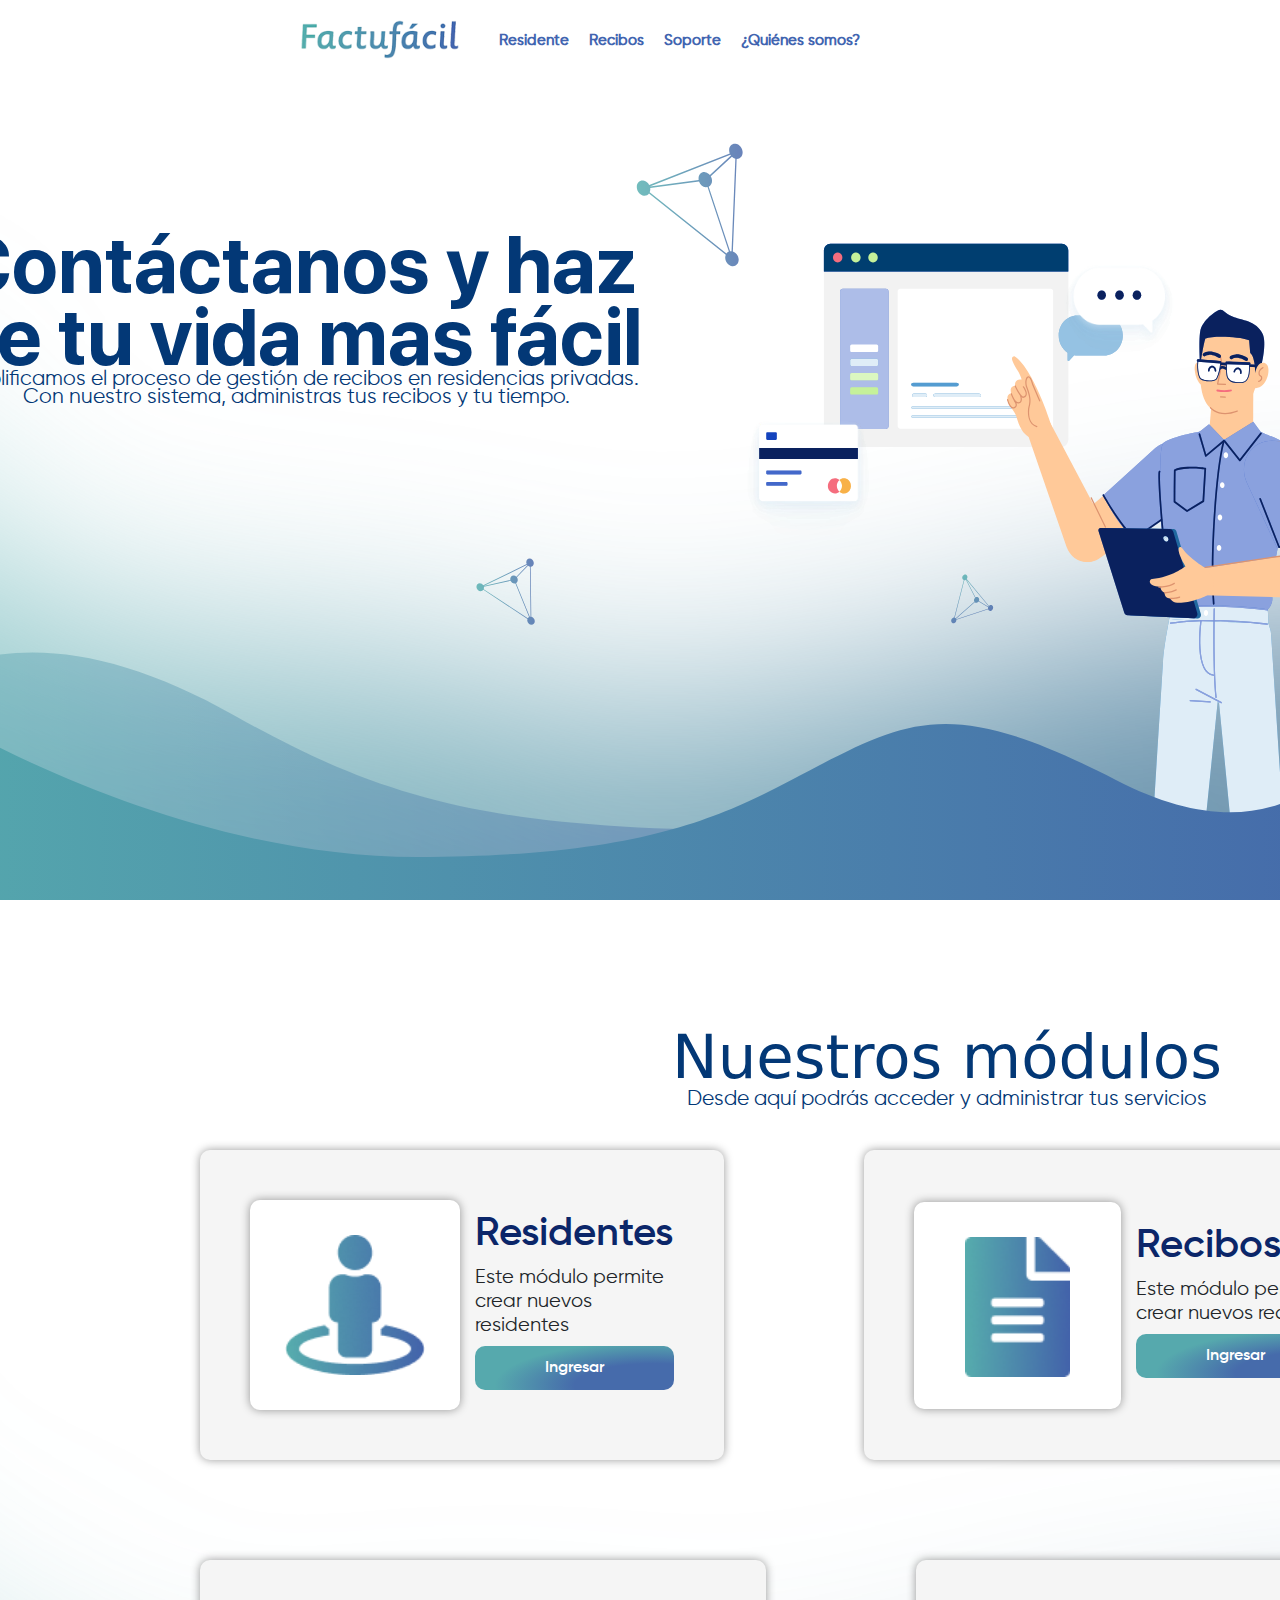
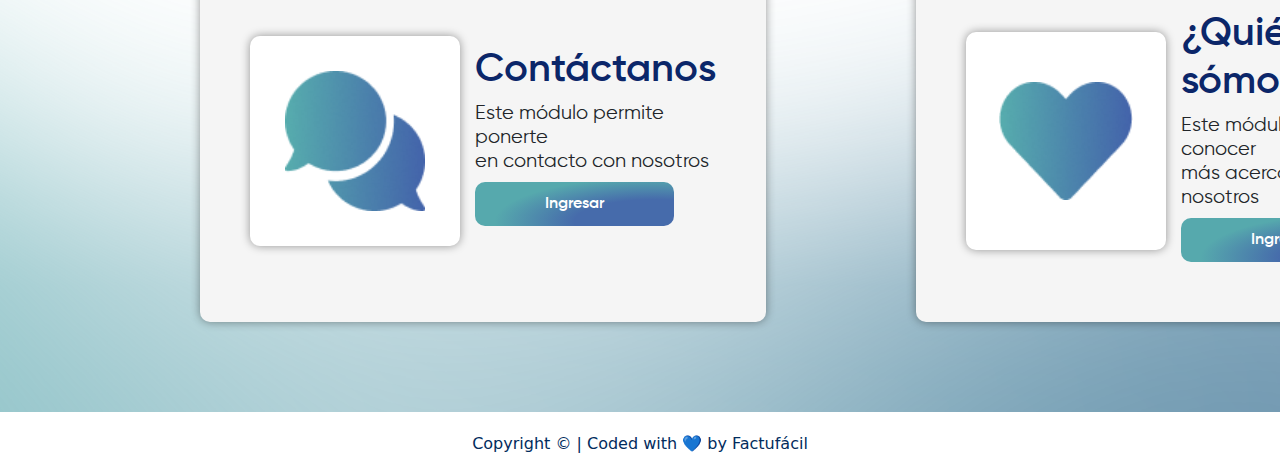
<file: index.html>
<!DOCTYPE html>
<html lang="es">

<head>

  <meta charset="UTF-8">
  <meta http-equiv="X-UA-Compatible" content="IE=edge">
  <meta name="viewport" content="width=device-width, initial-scale=1.0">
  <title>Inicio - Factufácil</title>
  <link rel="stylesheet" href="https://unpkg.com/bootstrap@5.2.1/dist/css/bootstrap.min.css">
  <link rel="stylesheet" href="css/fonts.css">
  <link rel="stylesheet" href="css/style.css">

</head>

<header>

  <div>
    <nav class="navBar">
      <div class="navContainer">
        <a class="navbarLogo" href="index.html">
          <img src="assets/img/Factufacil-logo.png" alt="logoFactufacil"></a>
        <ul class="navbarModulos">
          <li class="navInicio">
            <a class="nav-link" href="residentes.html">Residente</a>
          </li>
          <li class="navResidente">
            <a class="nav-link" href="recibos.html">Recibos</a>
          </li>
          <li class="nav-item">
            <a class="nav-link" href="contactanos.html">Soporte</a>
          </li>
          <li class="nav-item">
            <a class="nav-link" href="nosotros.html">¿Quiénes somos?</a>
          </li>
        </ul>
      </div>
    </nav>
  </div>

  <div class="contMainTxt">
    <h1 class="mainTittleIndex">Contáctanos y haz<br>de tu vida mas fácil</h1>
    <p class="parrafoIndex">Simplificamos el proceso de gestión de recibos en residencias privadas.<br>Con nuestro sistema, administras tus
      recibos y tu tiempo.</p>
  </div>

</header>
  

<body>
  <div class="contModuleTxt">
    <h1 class="moduleTittle">Nuestros módulos</h1>
    <p class="parrafoModule">Desde aquí podrás acceder y administrar tus servicios</p>
  </div>

  <div class="content-container">
    <div class="modulePadre">
      <div class="moduleRes">
        <div class="imgModuleRes">
          <img src="assets/img/residenteImg.png" alt="Imagen">
        </div>
        <div class="infoModuleRes">
          <h1>Residentes</h1>
          <h5>Este módulo permite <br> crear nuevos residentes</h5>
          <a href="residentes.html"><button type="button" class="resButton">Ingresar</button></a>
        </div>
      </div>

      <div class="moduleRec">
        <div class="imgModuleRec">
          <img src="assets/img/recibosImg.png" alt="Imagen">
        </div>
        <div class="infoModuleRec">
          <h1>Recibos</h1>
          <h5>Este módulo permite<br>crear nuevos recibos</h5>
          <a href="recibos.html"><button type="button" class="recButton">Ingresar</button></a>
        </div>
      </div>
    </div>

    <div class="modulePadre">
      <div class="moduleCon">
        <div class="imgModuleCon">
          <img src="assets/img/contactoImg.png" alt="Imagen">
        </div>
        <div class="infoModuleCon">
          <h1>Contáctanos</h1>
          <h5>Este módulo permite ponerte<br>en contacto con nosotros</h5>
          <a href="contactanos.html"><button type="button" class="conButton">Ingresar</button></a>
        </div>
      </div>

      <div class="moduleNos">
        <div class="imgModuleNos">
          <img src="assets/img/nosotrosImg.png" alt="Imagen">
        </div>
        <div class="infoModuleNos">
          <h1>¿Quiénes sómos?</h1>
          <h5>Este módulo permite conocer<br> más acerca de nosotros</h5>
          <a href="nosotros.html"><button type="button" class="nosButton">Ingresar</button></a>
        </div>
      </div>
    </div>
  </div>

  <div class="footerPag">
    <p>Copyright © | Coded with 💙 by Factufácil</p>
  </div>

  <script src="https://unpkg.com/bootstrap@5.2.1/dist/js/bootstrap.min.js"></script>
</body>

</html>
</file>
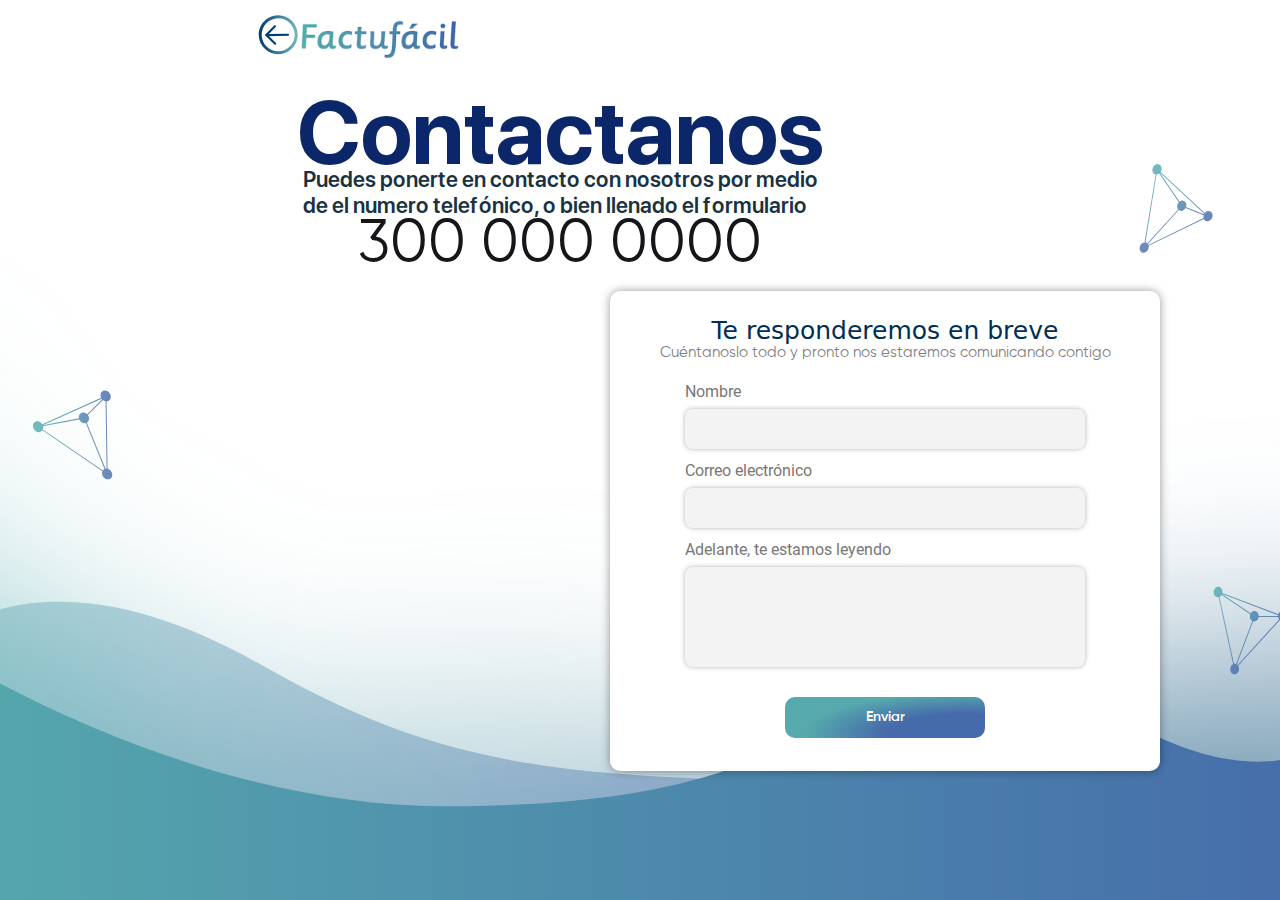
<file: contactanos.html>
<!DOCTYPE html>
<html lang="es">

<head>
    <meta charset="UTF-8" />
    <meta http-equiv="X-UA-Compatible" content="IE=edge" />
    <meta name="viewport" content="width=device-width, initial-scale=1.0" />
    <title>Contáctanos - Factufácil</title>
    <link rel="stylesheet" href="https://unpkg.com/bootstrap@5.2.1/dist/css/bootstrap.min.css">
    <link rel="stylesheet" href="css/fonts.css" />
    <link rel="stylesheet" href="css/styleContactanos.css">
</head>

<header>
    <div>
        <nav class="navBar">
            <div class="navContainer">
                <a class="navbarBack" href="/index.html">
                    <img src="/assets/img/flechaBack.svg" alt="navbarBack"></a>
                <a class="navbarLogo" href="../index.html">
                    <img src="/assets/img/Factufacil-logo.png" alt="logoFactufacil"></a>

            </div>
        </nav>
    </div>
</header>

<body>
    <div class="contTittleCont">
        <h1>Contactanos</h1>
        <h5>Puedes ponerte en contacto con nosotros por medio<br>de el numero telefónico, o bien llenado el
            formulario</h5>
        <h2>300 000 0000</h2>
    </div>
    <div class="boxCont">
        <h1>Te responderemos en breve</h1>
        <h5>Cuéntanoslo todo y pronto nos estaremos comunicando contigo</h5>
        <div>
            <form class="formCont">
                <label class="nombreCont" for="name">Nombre</label>
                <input class="nombreCont" type="text" id="name" name="name">
                <label class="emailCont" for="email">Correo electrónico</label>
                <input class="emailCont" type="email" id="email" name="email">
                <label class="msgCont" for="message">Adelante, te estamos leyendo</label>
                <textarea class="msgCont" id="message" name="message" rows="4"></textarea>
                <button id="boxButton" class="btn btn-sm btn-danger text-white" type="button" data-bs-toggle="modal"
                    data-bs-target="#modalMsg">Enviar</button>
            </form>
        </div>
    </div>

    <div>
        <!-- Modal confrimar eliminacion -->
        <div class="modal fade" id="modalMsg" tabindex="-1" aria-labelledby="exampleModalLabel" aria-hidden="true">
            <div id="modalAllDel" class="modal-dialog">
                <div class="modal-content">
                    <div class="modal-header">
                        <h1 class="modal-title" id="tittleModal">¡Gracias por tu tiempo!</h1>
                    </div>
                    <div class="modal-body">
                        <div>
                            <p class="modalDelText">Tu mensaje nos ha llegado.<br>Prónto te contactaremos.</p>
                        </div>
                        <div id="btnFooterModalRes" class="modal-footer">
                            <a href="/index.html"><button type="submit" class="btn btn-success" data-bs-dismiss="modal">De acuerdo</button></a>
                        </div>
                    </div>
                </div>
            </div>
        </div>
    </div>





    <script src="https://code.jquery.com/jquery-3.6.0.min.js"></script>
    <script src="https://cdn.jsdelivr.net/npm/@popperjs/core@2.10.2/dist/umd/popper.min.js"></script>
    <script src="https://cdn.jsdelivr.net/npm/bootstrap@5.2.1/dist/js/bootstrap.min.js"></script>
</body>

</html>
</file>
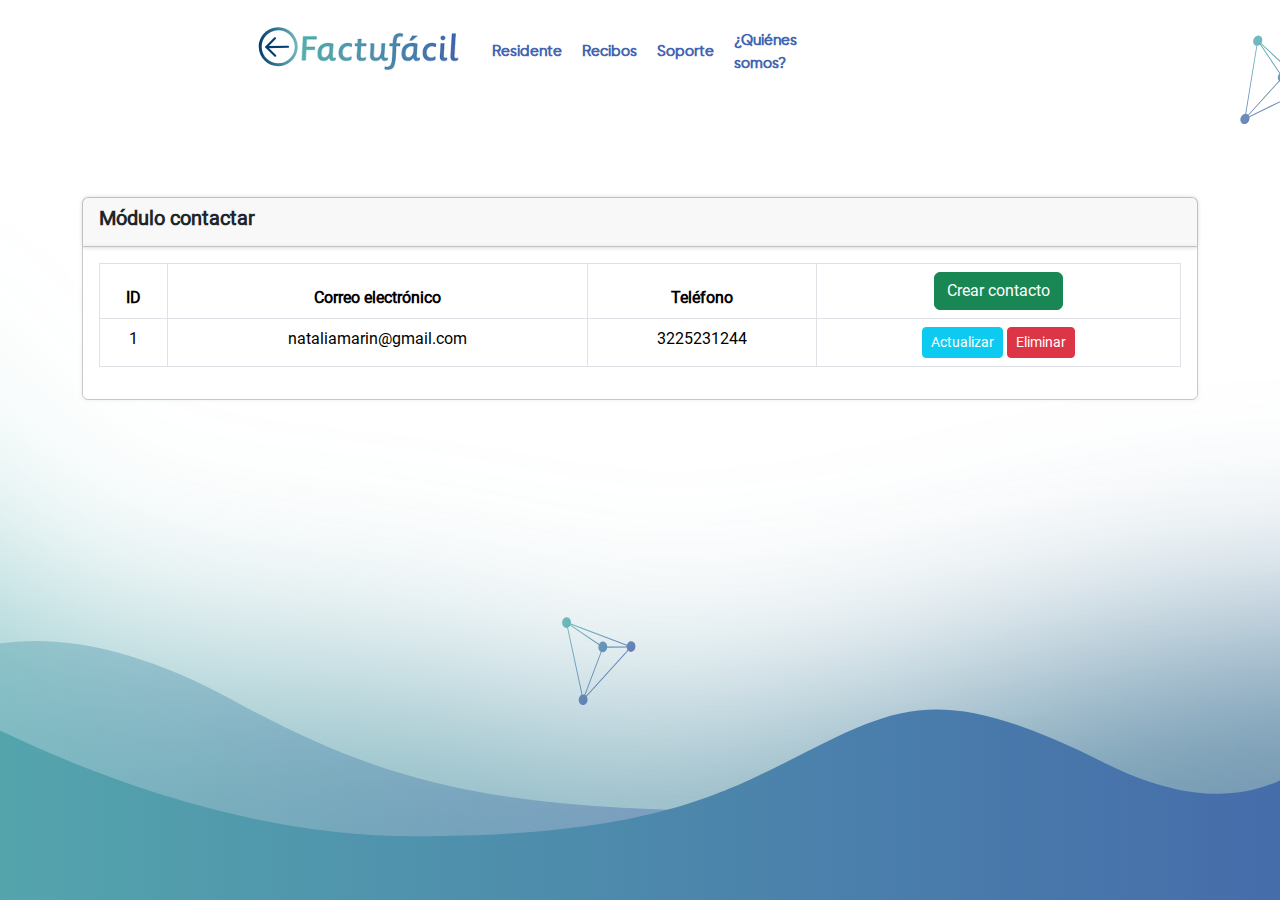
<file: contactar.html>
<!DOCTYPE html>
<html lang="es">

<head>
    <meta charset="UTF-8" />
    <meta http-equiv="X-UA-Compatible" content="IE=edge" />
    <meta name="viewport" content="width=device-width, initial-scale=1.0" />
    <title>Residentes - Factufácil</title>

    <link rel="stylesheet" href="https://unpkg.com/bootstrap@5.2.1/dist/css/bootstrap.min.css">
    <link rel="stylesheet" href="css/fonts.css" />
    <link rel="stylesheet" href="/css/styleContactar.css">

</head>

<header>
    <div>
        <nav class="navBar">
            <div class="navContainer">
                <a class="navbarBack" href="residentes.html">
                    <img src="/assets/img/flechaBack.svg" alt="navbarBack"></a>
                <a class="navbarLogo" href="../index.html">
                    <img src="/assets/img/Factufacil-logo.png" alt="logoFactufacil"></a>
                </a>
                <ul class="navbarModulos">
                    <li class="navInicio">
                        <a class="nav-link" href="residentes.html">Residente</a>
                    </li>
                    <li class="navResidente">
                        <a class="nav-link" href="recibos.html">Recibos</a>
                    </li>
                    <li class="nav-item">
                        <a class="nav-link" href="contactanos.html">Soporte</a>
                    </li>
                    <li class="nav-item">
                        <a class="nav-link" href="nosotros.html">¿Quiénes somos?</a>
                    </li>
                </ul>
            </div>
        </nav>
    </div>
</header>

<body>
    <div>
        <div class="container mt-5">
            <div class="row mb-5">
            </div>
            <div class="row">
                <div class="col-md-12">
                    <div class="card">
                        <div class="card-header">
                            <h5 style="float: left;"><strong>Módulo contactar</strong></h5>
                        </div>
                        <div class="card-body">
                            <table class="table table-bordered">
                                <thead>
                                    <tr class="textColumna">
                                        <th>ID</th>
                                        <th>Correo electrónico</th>
                                        <th>Teléfono</th>
                                        <th class="botonCContacto">
                                            <button id="btnCreCont" class="btn btn-success" data-bs-toggle="modal"
                                                data-bs-target="#modalCrearCont">Crear contacto</button>
                                        </th>
                                    </tr>
                                </thead>
                                <tbody>
                                    <tr class="textInputColumna">
                                        <td>1</td>
                                        <td>nataliamarin@gmail.com</td>
                                        <td>3225231244</td>
                                        <td>
                                            <button id="btnActCont" class="btn btn-sm btn-info text-white"
                                                data-bs-toggle="modal" data-bs-target="#modalActCont">Actualizar</button>
                                            <button id="btnDelCont" class="btn btn-sm btn-danger text-white"
                                                data-bs-toggle="modal" data-bs-target="#modalDelCont">Eliminar</button>
                                        </td>
                                    </tr>
                                </tbody>
                            </table>
                        </div>
                    </div>
                </div>
            </div>
        </div>

        <!-- Modal crar residente -->
        <div class="modal fade" id="modalCrearCont" tabindex="-1" aria-labelledby="exampleModalLabel"
            aria-hidden="true">
            <div id="modalAllCrear" class="modal-dialog">
                <div class="modal-content">
                    <div class="modal-header">
                        <h1 class="modal-title" id="tittleModalCrear">¡Crea un nuevo contacto!</h1>
                    </div>
                    <div class="modal-body">
                        <form>
                            <div id="inputsModal" class="mb-3">
                                <label for="idResCont" class="col-form-label">Ingrese el ID</label>
                                <input type="text" class="form-control" id="idResCont" name="idResCont" required>
                                <label for="emailCont" class="col-form-label">Ingrese el correo electrónico</label>
                                <input type="text" class="form-control" id="emailCont" name="emailCont" required>
                                <label for="telCont" class="col-form-label">Ingrese el teléfono</label>
                                <input type="number" class="form-control" id="telCont" name="telCont" required>
                            </div>
                            <div id="btnFooterModalCont" class="modal-footer">
                                <button type="button" class="btn btn-danger" data-bs-dismiss="modal">Cerrar</button>
                                <button type="submit" class="btn btn-success">Guardar</button>
                            </div>
                        </form>
                    </div>
                </div>
            </div>
        </div>

        <!-- Modal actualizar -->
        <div class="modal fade" id="modalActCont" tabindex="-1" aria-labelledby="exampleModalLabel" aria-hidden="true">
            <div id="modalAllAct" class="modal-dialog">
                <div class="modal-content">
                    <div class="modal-header">
                        <h1 class="modal-title" id="tittleModal">¡Actualiza un contacto!</h1>
                    </div>
                    <div class="modal-body">
                        <form>
                            <div id="inputsModal" class="mb-3">
                                <label for="idResCont" class="col-form-label">Ingrese el ID</label>
                                <input type="text" class="form-control" id="idResCont" name="idResCont" required>
                                <label for="emailCont" class="col-form-label">Ingrese el correo electrónico</label>
                                <input type="text" class="form-control" id="emailCont" name="emailCont" required>
                                <label for="telCont" class="col-form-label">Ingrese el teléfono</label>
                                <input type="number" class="form-control" id="telCont" name="telCont" required>
                            </div>
                            <div id="btnFooterModalCont" class="modal-footer">
                                <button type="button" class="btn btn-danger" data-bs-dismiss="modal">Cerrar</button>
                                <button type="submit" class="btn btn-success">Guardar</button>
                            </div>
                        </form>
                    </div>
                </div>
            </div>
        </div>

        <!-- Modal confrimar eliminacion -->
        <div class="modal fade" id="modalDelCont" tabindex="-1" aria-labelledby="exampleModalLabel" aria-hidden="true">
            <div id="modalAllDel" class="modal-dialog">
                <div class="modal-content">
                    <div class="modal-header">
                        <h1 class="modal-title" id="tittleModal">¡Que estás haciendo!</h1>
                    </div>
                    <div class="modal-body">
                        <div>
                            <p class="modalDelText">¿Estás seguro de que quieres eliminar este contacto?</p>
                        </div>
                        <div id="btnFooterModalCont" class="modal-footer">
                            <button type="button" class="btn btn-danger" data-bs-dismiss="modal">Cerrar</button>
                            <button type="submit" class="btn btn-success">Guardar</button>
                        </div>
                    </div>
                </div>
            </div>
        </div>
    </div>

    <script src="https://code.jquery.com/jquery-3.6.0.min.js"></script>
    <script src="https://cdn.jsdelivr.net/npm/@popperjs/core@2.10.2/dist/umd/popper.min.js"></script>
    <script src="https://cdn.jsdelivr.net/npm/bootstrap@5.2.1/dist/js/bootstrap.min.js"></script>
</body>
</file>
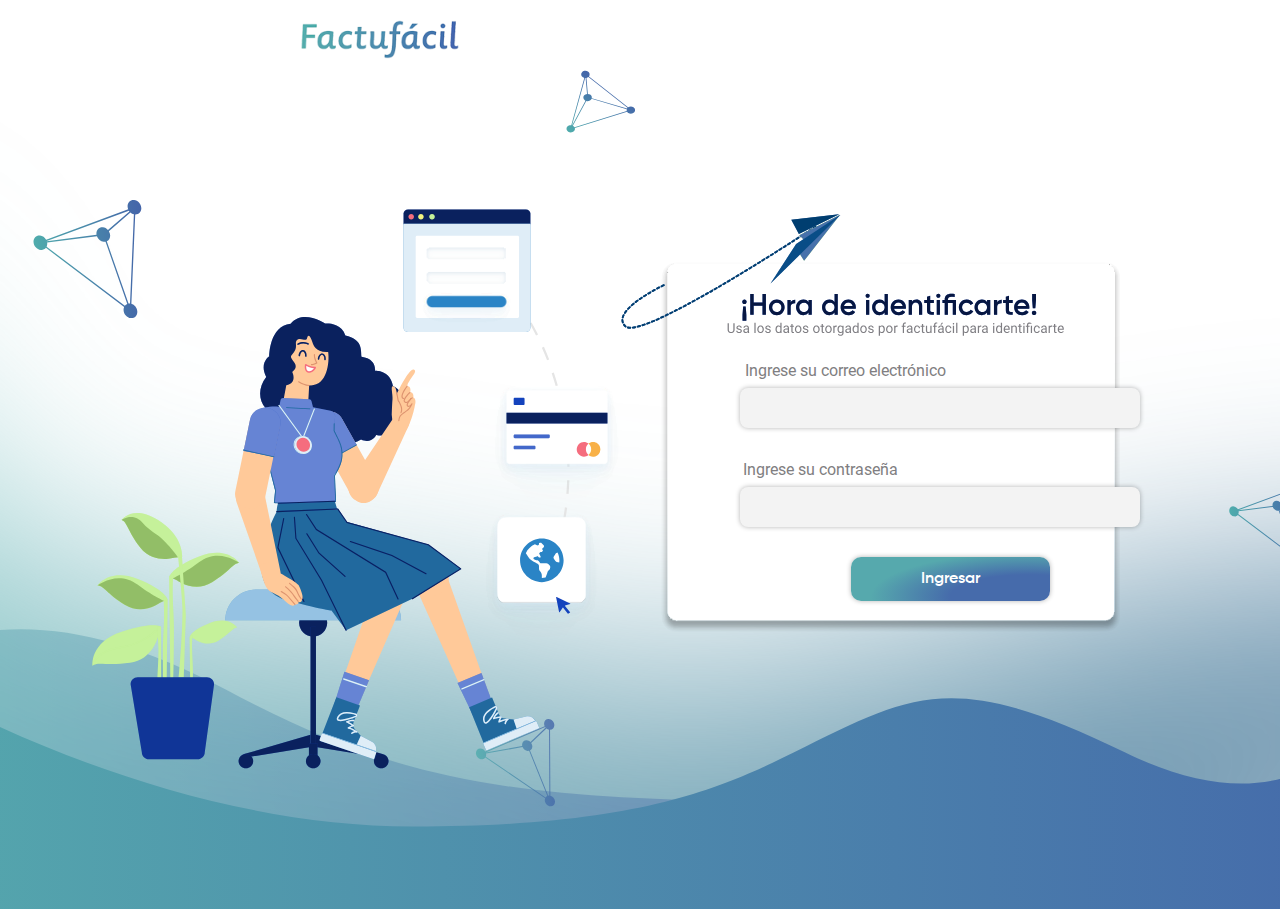
<file: login.html>
<!DOCTYPE html>
<html lang="es">

<head>
  <meta charset="UTF-8" />
  <meta http-equiv="X-UA-Compatible" content="IE=edge" />
  <meta name="viewport" content="width=device-width, initial-scale=1.0" />
  <title>Residentes Sing in - Factufácil</title>
  <link rel="stylesheet" href="https://unpkg.com/bootstrap@5.2.1/dist/css/bootstrap.min.css">
  <link rel="stylesheet" href="../css/fonts.css">
  <link rel="stylesheet" href="css/styleLogin.css">
  <header>

    <div>
      <nav class="navBar">
        <div class="navContainer">
          <a class="navbarLogo" href="login.html">
            <img src="../assets/img/Factufacil-logo.png" alt="logoFactufacil"></a>
        </div>
      </nav>
    </div>

  </header>

<body>
  <div class="contentForm">
    <form>
      <label class="textEmail" for="email">Ingrese su correo electrónico</label>
      <input type="email" class="boxEmail" name="email" required>

      <label class="textPassword" for="password">Ingrese su contraseña</label>
      <input type="password" class="boxPassword" name="password" required>
      <a class="srcSing" href="index.html"><button type="button" class="singButton">Ingresar</button></a>
    </form>
  </div>
</body>
</html>
</file>
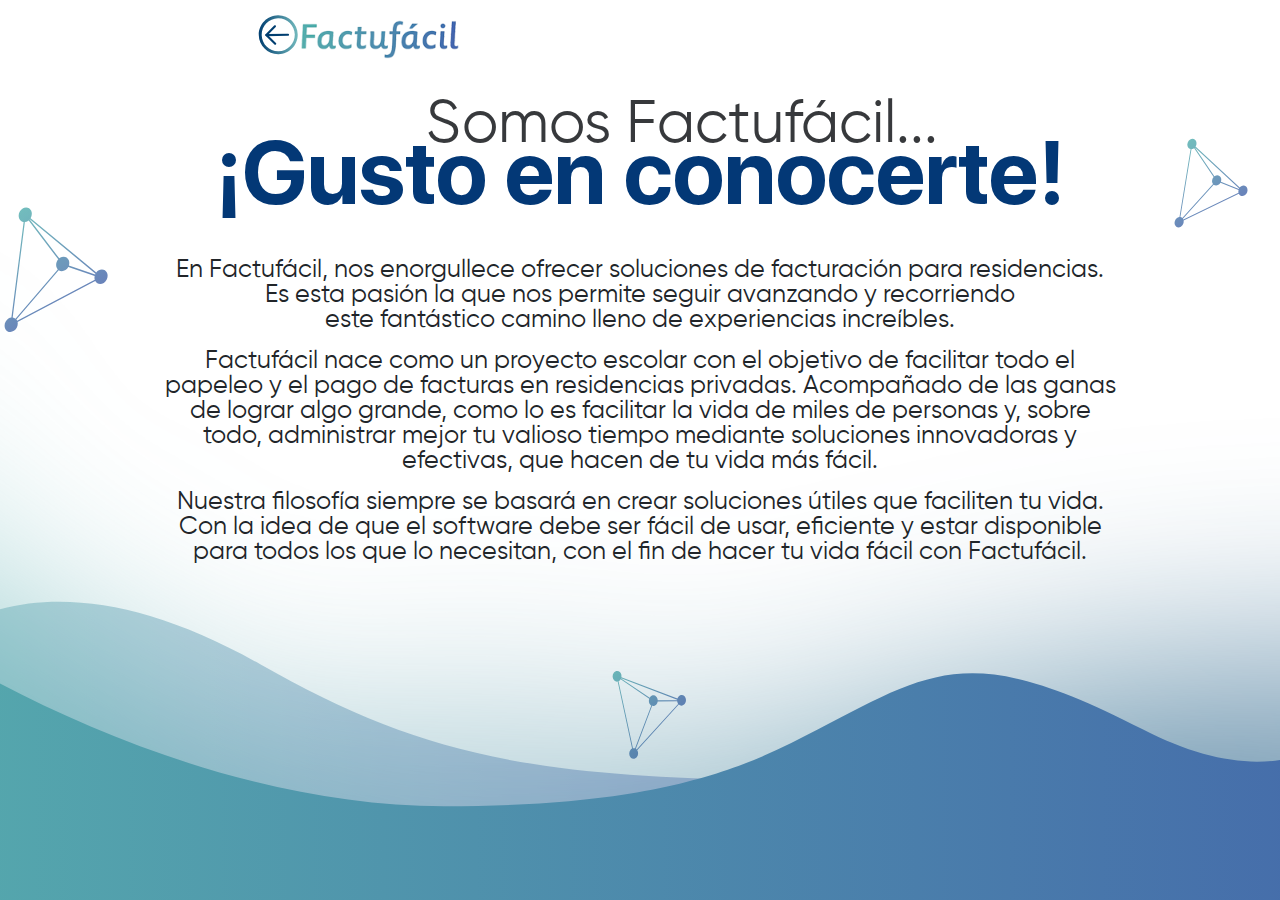
<file: nosotros.html>
<!DOCTYPE html>
<html lang="es">

<head>
    <meta charset="UTF-8" />
    <meta http-equiv="X-UA-Compatible" content="IE=edge" />
    <meta name="viewport" content="width=device-width, initial-scale=1.0" />
    <title>¿Quiénes somos? - Factufácil</title>
    <link rel="stylesheet" href="https://unpkg.com/bootstrap@5.2.1/dist/css/bootstrap.min.css" />
    <link rel="stylesheet" href="css/fonts.css" />
    <link rel="stylesheet" href="css/styleNosotros.css" />
</head>

<header>
    <div>
        <nav class="navBar">
            <div class="navContainer">
                <a class="navbarBack" href="../index.html">
                    <img src="../assets/img/flechaBack.svg" alt="navbarBack" /></a>
                <a class="navbarLogo" href="../index.html">
                    <img src="../assets/img/Factufacil-logo.png" alt="logoFactufacil" /></a>
            </div>
        </nav>
    </div>
</header>

<body>
    <div class="mainTextNos">
        <h2>Somos Factufácil...</h2>
        <h1>¡Gusto en conocerte!</h1>
    </div>

    <div class="parrafosNos">
        <p class="parrafoUno">
            En Factufácil, nos enorgullece ofrecer soluciones de facturación para
            residencias.<br/>Es esta pasión la que nos permite seguir avanzando y
            recorriendo<br/> este fantástico camino lleno de experiencias increíbles.
        </p>
    
        <p class="parrafoDos">
            Factufácil nace como un proyecto escolar con el objetivo de facilitar
            todo el<br/>papeleo y el pago de facturas en residencias privadas.
            Acompañado de las ganas<br/>de lograr algo grande, como lo es facilitar
            la vida de miles de personas y, sobre<br/>
            todo, administrar mejor tu valioso tiempo mediante soluciones
            innovadoras y<br/>
            efectivas, que hacen de tu vida más fácil.
        </p>
    
        <p class="parrafoTres">
            Nuestra filosofía siempre se basará en crear soluciones útiles que
            faciliten tu vida.<br/>Con la idea de que el software debe ser fácil de
            usar, eficiente y estar disponible<br/>para todos los que lo necesitan, con
            el fin de hacer tu vida fácil con Factufácil.
        </p>
        
    </div>
    

    <script src="https://code.jquery.com/jquery-3.6.0.min.js"></script>
    <script src="https://cdn.jsdelivr.net/npm/@popperjs/core@2.10.2/dist/umd/popper.min.js"></script>
    <script src="https://cdn.jsdelivr.net/npm/bootstrap@5.2.1/dist/js/bootstrap.min.js"></script>
</body>

</html>
</file>
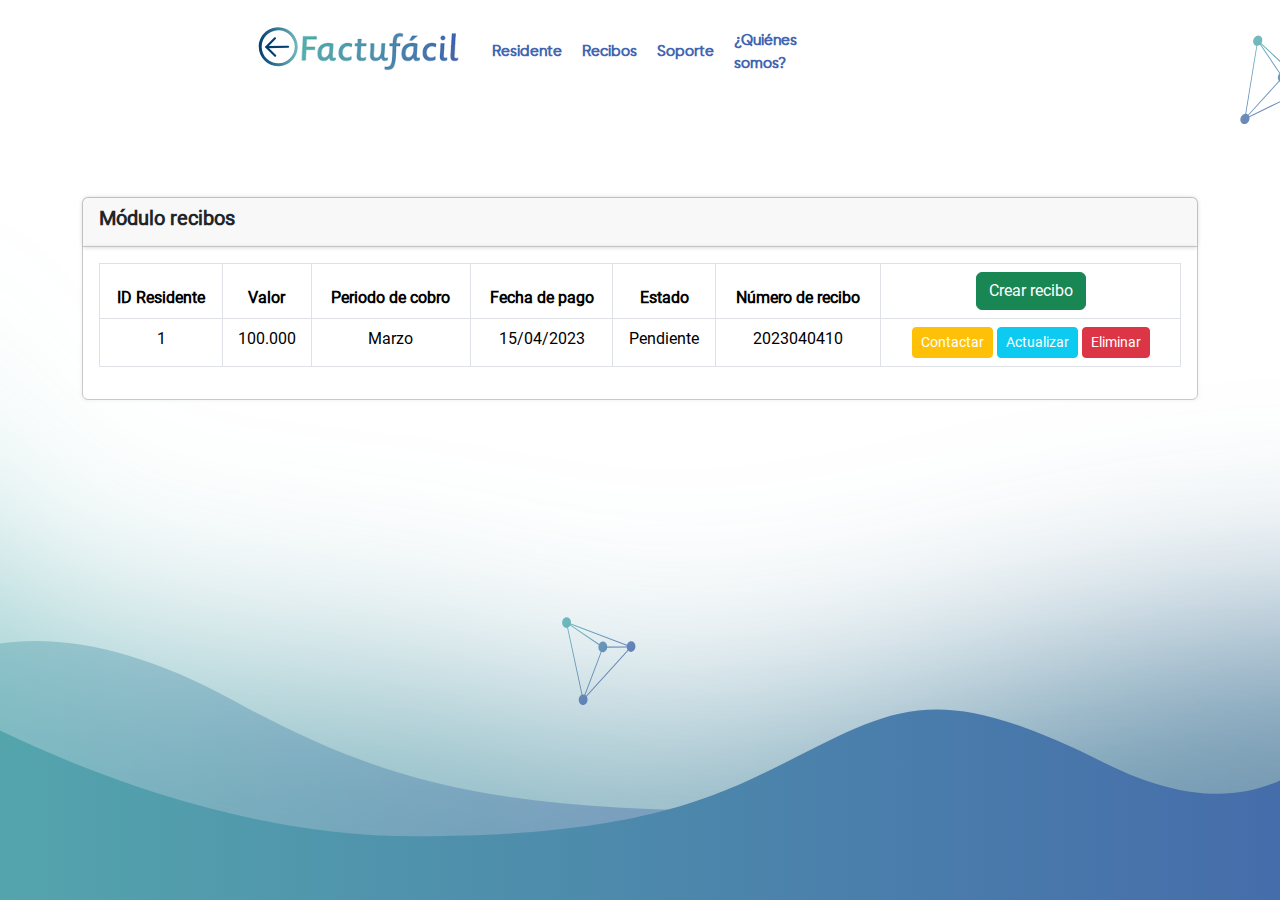
<file: recibos.html>
<!DOCTYPE html>
<html lang="es">

<head>
    <meta charset="UTF-8">
    <meta http-equiv="X-UA-Compatible" content="IE=edge">
    <meta name="viewport" content="width=device-width, initial-scale=1.0">
    <title>Recibos - Factufácil</title>
    <link rel="stylesheet" href="https://unpkg.com/bootstrap@5.2.1/dist/css/bootstrap.min.css">
    <link rel="stylesheet" href="../css/fonts.css">
    <link rel="stylesheet" href="css/styleRecibo.css">
</head>

<header>
    <div>
        <nav class="navBar">
            <div class="navContainer">
                <a class="navbarBack" href="../index.html">
                    <img src="../assets/img/flechaBack.svg" alt="navbarBack">
                </a>
                <a class="navbarLogo" href="../index.html">
                    <img src="../assets/img/Factufacil-logo.png" alt="logoFactufacil">
                </a>
                <ul class="navbarModulos">
                    <li class="navInicio">
                        <a class="nav-link" href="residentes.html">Residente</a>
                    </li>
                    <li class="navResidente">
                        <a class="nav-link" href="recibos.html">Recibos</a>
                    </li>
                    <li class="nav-item">
                        <a class="nav-link" href="contactanos.html">Soporte</a>
                    </li>
                    <li class="nav-item">
                        <a class="nav-link" href="nosotros.html">¿Quiénes somos?</a>
                    </li>
                </ul>
            </div>
        </nav>
    </div>
</header>

<body>
    <div>
        <div class="container mt-5">
            <div class="row mb-5">
            </div>
            <div class="row">
                <div class="col-md-12">
                    <div class="card">
                        <div class="card-header">
                            <h5 style="float: left;"><strong>Módulo recibos</strong></h5>
                        </div>
                        <div class="card-body">
                            <table class="table table-bordered">
                                <thead>
                                    <tr class="textColumna">
                                        <th>ID Residente</th>
                                        <th>Valor</th>
                                        <th>Periodo de cobro</th>
                                        <th>Fecha de pago</th>
                                        <th>Estado</th>
                                        <th>Número de recibo</th>
                                        <th class="botonCRecibo">
                                            <button id="btnCreRec" class="btn btn-success" data-bs-toggle="modal"
                                                data-bs-target="#modalCrearRec">Crear
                                                recibo</button>
                                        </th>
                                    </tr>
                                </thead>
                                <tbody>
                                    <tr class="textInputColumna">
                                        <td>1</td>
                                        <td>100.000</td>
                                        <td>Marzo</td>
                                        <td>15/04/2023</td>
                                        <td>Pendiente</td>
                                        <td>2023040410</td>
                                        <td>
                                            <a href="contactar.html"><button id="btnContRec"
                                                    class="btn btn-sm btn btn-warning text-white">Contactar</button></a>
                                            <button id="btnActRec" class="btn btn-sm btn-info text-white"
                                                data-bs-toggle="modal" data-bs-target="#modalActRec">Actualizar</button>
                                            <button id="btnDelRec" class="btn btn-sm btn-danger text-white"
                                                data-bs-toggle="modal" data-bs-target="#modalDelRec">Eliminar</button>
                                        </td>
                                    </tr>
                                </tbody>
                            </table>
                        </div>
                    </div>
                </div>
            </div>
        </div>

        <div class="modal fade" id="modalCrearRec" tabindex="-1" aria-labelledby="exampleModalLabel" aria-hidden="true">
            <div id="modalAllCrear" class="modal-dialog">
                <div class="modal-content">
                    <div class="modal-header">
                        <h1 class="modal-title" id="tittleModalCrear">¡Crea un nuevo recibo!</h1>
                    </div>
                    <div class="modal-body">
                        <form>
                            <div id="inputsModal" class="mb-3">
                                <label for="idRes" class="col-form-label">Ingrese el ID</label>
                                <input type="text" class="form-control" id="idRes" name="idRes" required>
                                <label for="valorRec" class="col-form-label">Ingrese el valor</label>
                                <input type="number" class="form-control" id="valorRec" name="valorRec" required>
                                <label for="periodoRec" class="col-form-label">Ingrese el periodo a cobrar</label>
                                <input type="text" class="form-control" id="periodoRec" name="periodoRec" required>
                                <label for="fechaRec" class="col-form-label">Ingrese la fecha límite</label>
                                <input type="date" class="form-control" id="fechaRec" name="fechaRec" required>
                                <label for="estadoRec" class="col-form-label">Ingrese el estado del recibo</label>
                                <input type="number" class="form-control" id="estadoRec" name="estadoRec" required>
                                <label for="numRec" class="col-form-label">Ingrese el número de recibo</label>
                                <input type="number" class="form-control" id="numRec" name="numRec" required>
                            </div>
                            <div id="btnFooterModalRec" class="modal-footer">
                                <button type="button" class="btn btn-danger" data-bs-dismiss="modal">Cerrar</button>
                                <button type="submit" class="btn btn-success">Guardar</button>
                            </div>
                        </form>
                    </div>
                </div>
            </div>
        </div>
        
        <!-- Modal actualizar -->
        <div class="modal fade" id="modalActRec" tabindex="-1" aria-labelledby="exampleModalLabel" aria-hidden="true">
            <div id="modalAllAct" class="modal-dialog">
                <div class="modal-content">
                    <div class="modal-header">
                        <h1 class="modal-title" id="tittleModal">¡Actualiza un recibo!</h1>
                    </div>
                    <div class="modal-body">
                        <form>
                            <div id="inputsModal" class="mb-3">
                                <label for="idRes" class="col-form-label">Ingrese el ID</label>
                                <input type="text" class="form-control" id="idRes" name="idRes" required>
                                <label for="valorRec" class="col-form-label">Ingrese el valor</label>
                                <input type="number" class="form-control" id="valorRec" name="valorRec" required>
                                <label for="periodoRec" class="col-form-label">Ingrese el periodo a cobrar</label>
                                <input type="text" class="form-control" id="periodoRec" name="periodoRec" required>
                                <label for="fechaRec" class="col-form-label">Ingrese la fecha límite</label>
                                <input type="date" class="form-control" id="fechaRec" name="fechaRec" required>
                                <label for="estadoRec" class="col-form-label">Ingrese el estado del recibo</label>
                                <input type="number" class="form-control" id="estadoRec" name="estadoRec" required>
                                <label for="numRec" class="col-form-label">Ingrese el número de recibo</label>
                                <input type="number" class="form-control" id="numRec" name="numRec" required>
                            </div>
                            <div id="btnFooterModalRec" class="modal-footer">
                                <button type="button" class="btn btn-danger" data-bs-dismiss="modal">Cerrar</button>
                                <button type="submit" class="btn btn-success">Guardar</button>
                            </div>
                        </form>
                    </div>
                </div>
            </div>
        </div>

        <!-- Modal confrimar eliminacion -->
        <div class="modal fade" id="modalDelRec" tabindex="-1" aria-labelledby="exampleModalLabel" aria-hidden="true">
            <div id="modalAllDel" class="modal-dialog">
                <div class="modal-content">
                    <div class="modal-header">
                        <h1 class="modal-title" id="tittleModal">¡Que estás haciendo!</h1>
                    </div>
                    <div class="modal-body">
                        <div>
                            <p class="modalDelText">¿Estás seguro de que quieres eliminar este recibo?</p>
                        </div>
                        <div id="btnFooterModalRec" class="modal-footer">
                            <button type="button" class="btn btn-danger" data-bs-dismiss="modal">Cerrar</button>
                            <button type="submit" class="btn btn-success">Guardar</button>
                        </div>
                    </div>
                </div>
            </div>
        </div>

    <script src="https://code.jquery.com/jquery-3.6.0.min.js"></script>
    <script src="https://cdn.jsdelivr.net/npm/@popperjs/core@2.10.2/dist/umd/popper.min.js"></script>
    <script src="https://cdn.jsdelivr.net/npm/bootstrap@5.2.1/dist/js/bootstrap.min.js"></script>
</body>
</file>
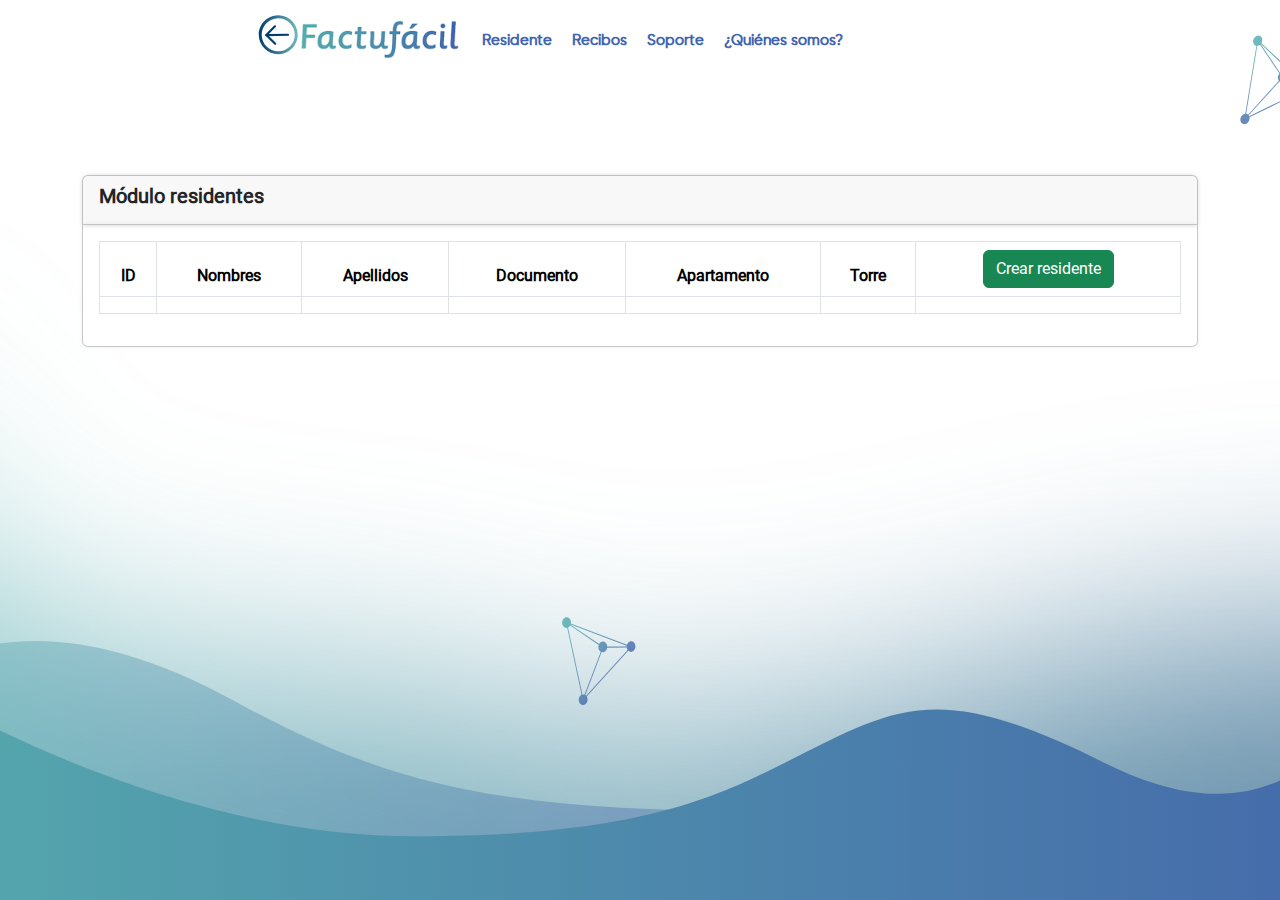
<file: residentes.html>
<!DOCTYPE html>
<html lang="es">

<head>
    <meta charset="UTF-8" />
    <meta http-equiv="X-UA-Compatible" content="IE=edge" />
    <meta name="viewport" content="width=device-width, initial-scale=1.0" />
    <title>Residentes - Factufácil</title>

    <link rel="stylesheet" href="https://unpkg.com/bootstrap@5.2.1/dist/css/bootstrap.min.css">
    <link rel="stylesheet" href="/css/fonts.css">
    <link rel="stylesheet" href="/css/styleResidente.css">
</head>

<header>
    <div>
        <nav class="navBar">
            <div class="navContainer">
                <a class="navbarBack" href="../index.html">
                    <img src="../assets/img/flechaBack.svg" alt="navbarBack"></a>
                <a class="navbarLogo" href="../index.html">
                    <img src="../assets/img/Factufacil-logo.png" alt="logoFactufacil"></a>
                </a>
                <ul class="navbarModulos">
                    <li class="navInicio">
                        <a class="nav-link" href="residentes.html">Residente</a>
                    </li>
                    <li class="navResidente">
                        <a class="nav-link" href="recibos.html">Recibos</a>
                    </li>
                    <li class="nav-item">
                        <a class="nav-link" href="contactanos.html">Soporte</a>
                    </li>
                    <li class="nav-item">
                        <a class="nav-link" href="nosotros.html">¿Quiénes somos?</a>
                    </li>
                </ul>
            </div>
        </nav>
    </div>
</header>

<body>
    <div>
        <div class="container mt-5">
            <div class="row mb-5">
            </div>
            <div class="row">
                <div class="col-md-12">
                    <div class="card">
                        <div class="card-header">
                            <h5 style="float: left;"><strong>Módulo residentes</strong></h5>
                        </div>
                        <div class="card-body">
                            <table class="table table-bordered">
                                <thead>
                                    <tr class="textColumna">
                                        <th>ID</th>
                                        <th>Nombres</th>
                                        <th>Apellidos</th>
                                        <th>Documento</th>
                                        <th>Apartamento</th>
                                        <th>Torre</th>
                                        <th class="botonCResidente">
                                            <button id="btnCreRes" class="btn btn-success">Crear
                                                residente</button>
                                        </th>
                                    </tr>
                                </thead>
                                <tbody id="tablaResidente">
                                    <tr class="textInputColumna">
                                        <td></td>
                                        <td></td>
                                        <td></td>
                                        <td></td>
                                        <td></td>
                                        <td></td>
                                        <td></td>
                                    </tr>
                                </tbody>
                            </table>
                        </div>
                    </div>
                </div>
            </div>
        </div>

        <!-- Modal crear residente -->
        <div class="modal fade" id="modalCrearRes" tabindex="-1" aria-labelledby="exampleModalLabel" aria-hidden="true">
            <div id="modalAllCrear" class="modal-dialog">
                <div class="modal-content">
                    <div class="modal-header">
                        <h1 class="modal-title" id="tittleModalCrear"></h1>
                    </div>
                    <div class="modal-body">
                        <form id="cuerpoCrearRes">
                            <div id="inputsModal" class="mb-3">
                                <label for="nombreRes" class="col-form-label">Ingrese el nombre</label>
                                <input type="text" class="form-control" id="nombreRes" name="nombreRes" required>
                                <label for="apellidoRes" class="col-form-label">Ingrese el apellido</label>
                                <input type="text" class="form-control" id="apellidoRes" name="apellidoRes" required>
                                <label for="documentoRes" class="col-form-label">Ingrese el documento</label>
                                <input type="number" class="form-control" id="documentoRes" name="documentoRes"
                                    required>
                                <label for="aptoRes" class="col-form-label">Ingrese el apartamento</label>
                                <input type="number" class="form-control" id="aptoRes" name="aptoRes" required>
                                <label for="torreRes" class="col-form-label">Ingrese la torre</label>
                                <input type="number" class="form-control" id="torreRes" name="torreRes" required>
                            </div>
                            <div id="btnFooterModalRes" class="modal-footer">
                                <button type="button" class="btn btn-danger" data-bs-dismiss="modal">Cancelar</button>
                                <button id="btnCrearRes" type="submit" class="btn btn-success">Guardar</button>
                            </div>
                        </form>
                    </div>
                </div>
            </div>
        </div>

        <!-- Modal confrimar eliminacion -->
        <div class="modal fade" id="modalDelRes" tabindex="-1" aria-labelledby="exampleModalLabel" aria-hidden="true">
            <div id="modalAllDel" class="modal-dialog">
                <div class="modal-content">
                    <div class="modal-header">
                        <h1 class="modal-title" id="tittleModal">¡Que estás haciendo!</h1>
                    </div>
                    <div class="modal-body">
                        <div>
                            <p class="modalDelText">¿Estás seguro de que quieres eliminar este residente?</p>
                        </div>
                        <div id="btnFooterModalRes" class="modal-footer">
                            <button id="ConfirmDelClose" type="button" class="btn btn-danger"
                                data-bs-dismiss="modal">Cancelar</button>
                            <button id="ConfirmDel" type="submit" class="btn btn-success">Eliminar</button>
                        </div>
                    </div>
                </div>
            </div>
        </div>
    </div>

    <script src="https://code.jquery.com/jquery-3.6.0.min.js"></script>
    <script src="https://cdn.jsdelivr.net/npm/@popperjs/core@2.10.2/dist/umd/popper.min.js"></script>
    <script src="https://cdn.jsdelivr.net/npm/bootstrap@5.2.1/dist/js/bootstrap.min.js"></script>
    <script src="js/residentes.js"></script>
</body>
</file>
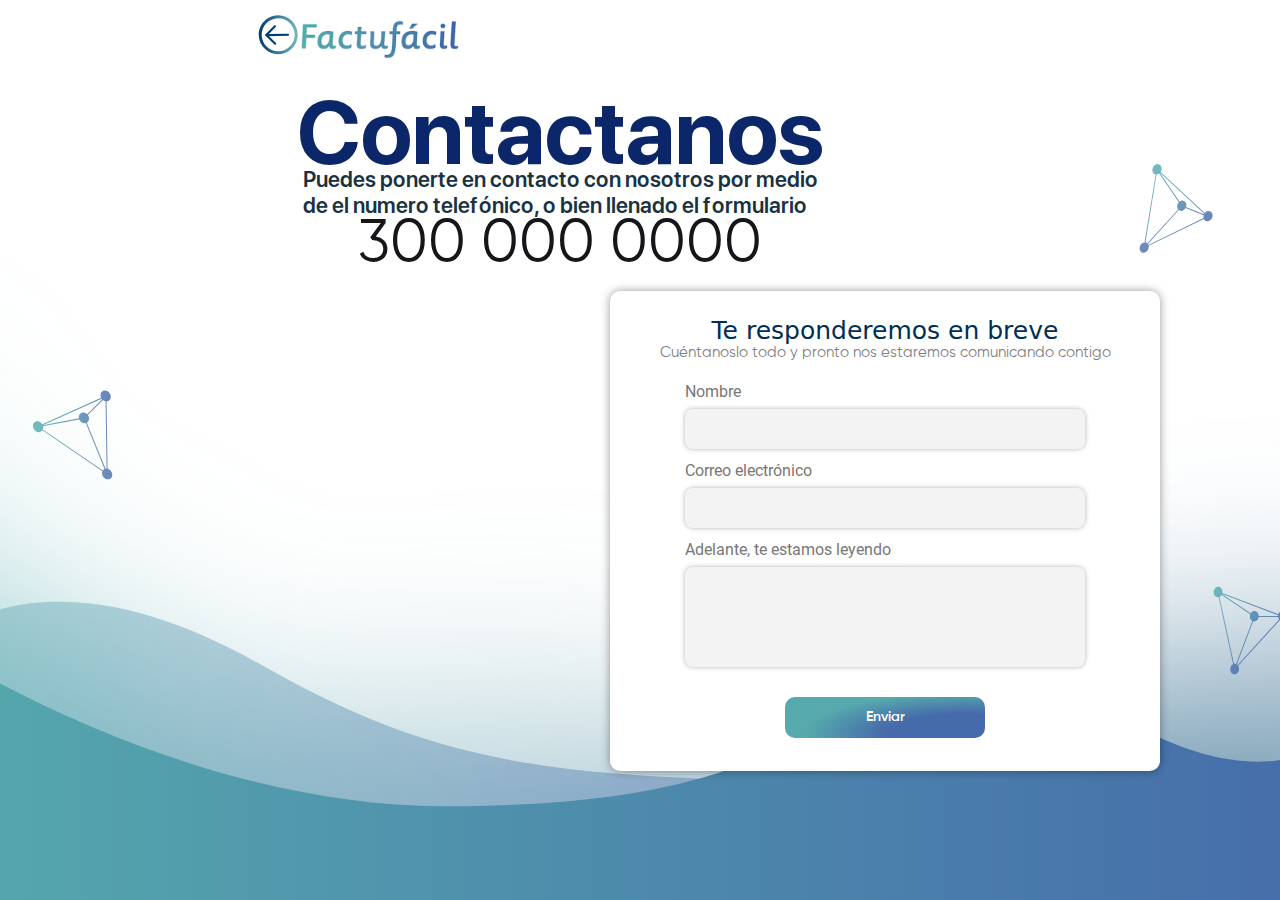
<file: listaModulos/contactanos.html>
<!DOCTYPE html>
<html lang="es">

<head>
    <meta charset="UTF-8" />
    <meta http-equiv="X-UA-Compatible" content="IE=edge" />
    <meta name="viewport" content="width=device-width, initial-scale=1.0" />
    <title>Contáctanos - Factufácil</title>
    <link rel="stylesheet" href="https://unpkg.com/bootstrap@5.2.1/dist/css/bootstrap.min.css">
    <link rel="stylesheet" href="../css/fonts.css">
    <link rel="stylesheet" href="css/styleContactanos.css">
</head>

<header>
    <div>
        <nav class="navBar">
            <div class="navContainer">
                <a class="navbarBack" href="../index.html">
                    <img src="../assets/img/flechaBack.svg" alt="navbarBack"></a>
                <a class="navbarLogo" href="../index.html">
                    <img src="../assets/img/Factufacil-logo.png" alt="logoFactufacil"></a>

            </div>
        </nav>
    </div>
</header>

<body>
    <div class="contTittleCont">
        <h1>Contactanos</h1>
        <h5>Puedes ponerte en contacto con nosotros por medio<br>de el numero telefónico, o bien llenado el
            formulario</h5>
        <h2>300 000 0000</h2>
    </div>
    <div class="boxCont">
        <h1>Te responderemos en breve</h1>
        <h5>Cuéntanoslo todo y pronto nos estaremos comunicando contigo</h5>
        <div>
            <form class="formCont">
                <label class="nombreCont" for="name">Nombre</label>
                <input class="nombreCont" type="text" id="name" name="name">
                <label class="emailCont" for="email">Correo electrónico</label>
                <input class="emailCont" type="email" id="email" name="email">
                <label class="msgCont" for="message">Adelante, te estamos leyendo</label>
                <textarea class="msgCont" id="message" name="message" rows="4"></textarea>
                <button id="boxButton" class="btn btn-sm btn-danger text-white" type="button" data-bs-toggle="modal"
                    data-bs-target="#modalMsg">Enviar</button>
            </form>
        </div>
    </div>

    <div>
        <!-- Modal confrimar eliminacion -->
        <div class="modal fade" id="modalMsg" tabindex="-1" aria-labelledby="exampleModalLabel" aria-hidden="true">
            <div id="modalAllDel" class="modal-dialog">
                <div class="modal-content">
                    <div class="modal-header">
                        <h1 class="modal-title" id="tittleModal">¡Gracias por tu tiempo!</h1>
                    </div>
                    <div class="modal-body">
                        <div>
                            <p class="modalDelText">Tu mensaje nos ha llegado.<br>Prónto te contactaremos.</p>
                        </div>
                        <div id="btnFooterModalRes" class="modal-footer">
                            <a href="../index.html"><button type="submit" class="btn btn-success" data-bs-dismiss="modal">De acuerdo</button></a>
                        </div>
                    </div>
                </div>
            </div>
        </div>
    </div>





    <script src="https://code.jquery.com/jquery-3.6.0.min.js"></script>
    <script src="https://cdn.jsdelivr.net/npm/@popperjs/core@2.10.2/dist/umd/popper.min.js"></script>
    <script src="https://cdn.jsdelivr.net/npm/bootstrap@5.2.1/dist/js/bootstrap.min.js"></script>
</body>

</html>
</file>
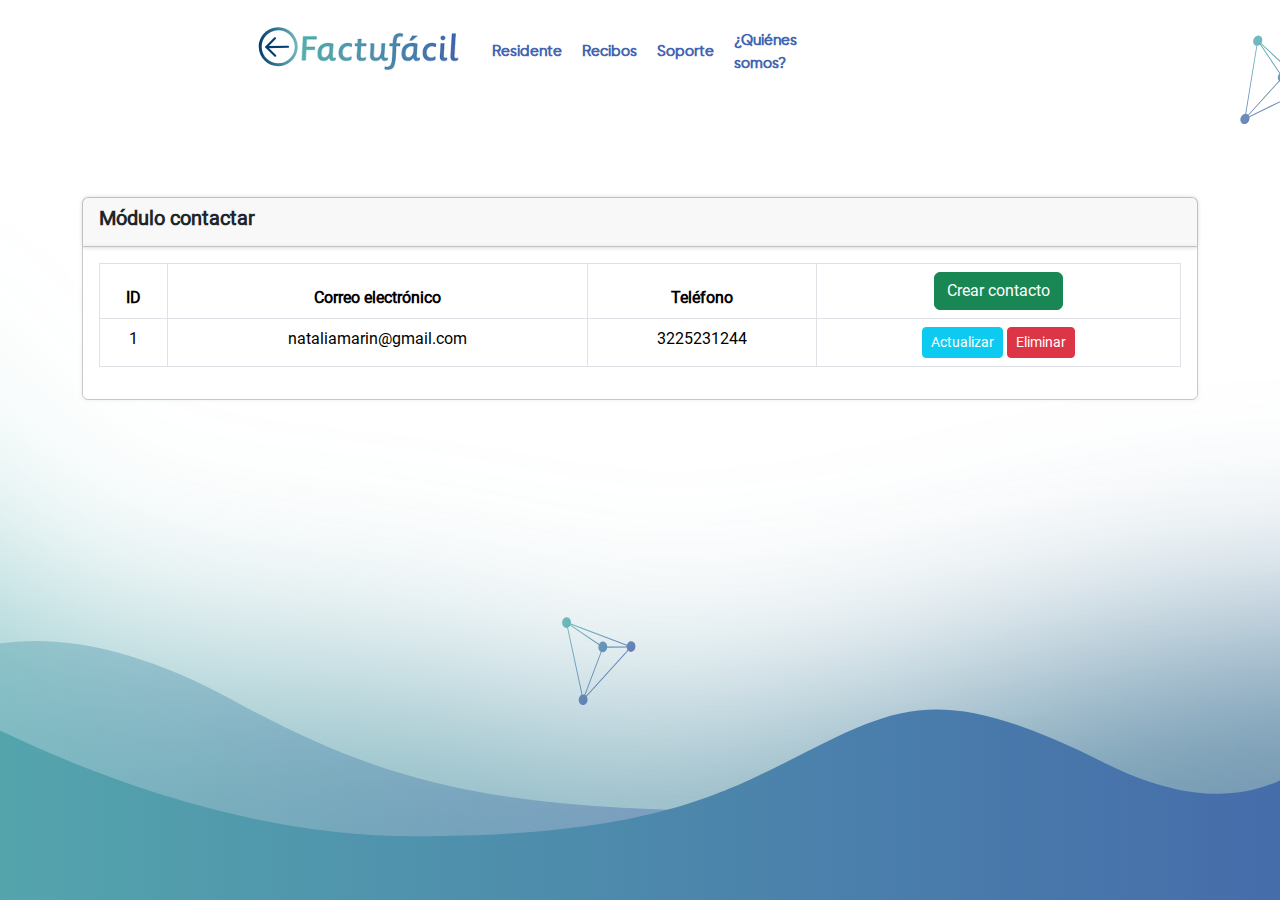
<file: listaModulos/contactar.html>
<!DOCTYPE html>
<html lang="es">

<head>
    <meta charset="UTF-8" />
    <meta http-equiv="X-UA-Compatible" content="IE=edge" />
    <meta name="viewport" content="width=device-width, initial-scale=1.0" />
    <title>Residentes - Factufácil</title>

    <link rel="stylesheet" href="https://unpkg.com/bootstrap@5.2.1/dist/css/bootstrap.min.css">
    <link rel="stylesheet" href="../listaModulos/css/styleContactar.css">
    <link rel="stylesheet" href="../css/fonts.css">
</head>

<header>
    <div>
        <nav class="navBar">
            <div class="navContainer">
                <a class="navbarBack" href="residentes.html">
                    <img src="../assets/img/flechaBack.svg" alt="navbarBack"></a>
                <a class="navbarLogo" href="../index.html">
                    <img src="../assets/img/Factufacil-logo.png" alt="logoFactufacil"></a>
                </a>
                <ul class="navbarModulos">
                    <li class="navInicio">
                        <a class="nav-link" href="loginResidentes.html">Residente</a>
                    </li>
                    <li class="navResidente">
                        <a class="nav-link" href="loginRecibos.html">Recibos</a>
                    </li>
                    <li class="nav-item">
                        <a class="nav-link" href="contactanos.html">Soporte</a>
                    </li>
                    <li class="nav-item">
                        <a class="nav-link" href="nosotros.html">¿Quiénes somos?</a>
                    </li>
                </ul>
            </div>
        </nav>
    </div>
</header>

<body>
    <div>
        <div class="container mt-5">
            <div class="row mb-5">
            </div>
            <div class="row">
                <div class="col-md-12">
                    <div class="card">
                        <div class="card-header">
                            <h5 style="float: left;"><strong>Módulo contactar</strong></h5>
                        </div>
                        <div class="card-body">
                            <table class="table table-bordered">
                                <thead>
                                    <tr class="textColumna">
                                        <th>ID</th>
                                        <th>Correo electrónico</th>
                                        <th>Teléfono</th>
                                        <th class="botonCContacto">
                                            <button id="btnCreCont" class="btn btn-success" data-bs-toggle="modal"
                                                data-bs-target="#modalCrearCont">Crear contacto</button>
                                        </th>
                                    </tr>
                                </thead>
                                <tbody>
                                    <tr class="textInputColumna">
                                        <td>1</td>
                                        <td>nataliamarin@gmail.com</td>
                                        <td>3225231244</td>
                                        <td>
                                            <button id="btnActCont" class="btn btn-sm btn-info text-white"
                                                data-bs-toggle="modal" data-bs-target="#modalActCont">Actualizar</button>
                                            <button id="btnDelCont" class="btn btn-sm btn-danger text-white"
                                                data-bs-toggle="modal" data-bs-target="#modalDelCont">Eliminar</button>
                                        </td>
                                    </tr>
                                </tbody>
                            </table>
                        </div>
                    </div>
                </div>
            </div>
        </div>

        <!-- Modal crar residente -->
        <div class="modal fade" id="modalCrearCont" tabindex="-1" aria-labelledby="exampleModalLabel"
            aria-hidden="true">
            <div id="modalAllCrear" class="modal-dialog">
                <div class="modal-content">
                    <div class="modal-header">
                        <h1 class="modal-title" id="tittleModalCrear">¡Crea un nuevo contacto!</h1>
                    </div>
                    <div class="modal-body">
                        <form>
                            <div id="inputsModal" class="mb-3">
                                <label for="idResCont" class="col-form-label">Ingrese el ID</label>
                                <input type="text" class="form-control" id="idResCont" name="idResCont" required>
                                <label for="emailCont" class="col-form-label">Ingrese el correo electrónico</label>
                                <input type="text" class="form-control" id="emailCont" name="emailCont" required>
                                <label for="telCont" class="col-form-label">Ingrese el teléfono</label>
                                <input type="number" class="form-control" id="telCont" name="telCont" required>
                            </div>
                            <div id="btnFooterModalCont" class="modal-footer">
                                <button type="button" class="btn btn-danger" data-bs-dismiss="modal">Cerrar</button>
                                <button type="submit" class="btn btn-success">Guardar</button>
                            </div>
                        </form>
                    </div>
                </div>
            </div>
        </div>

        <!-- Modal actualizar -->
        <div class="modal fade" id="modalActCont" tabindex="-1" aria-labelledby="exampleModalLabel" aria-hidden="true">
            <div id="modalAllAct" class="modal-dialog">
                <div class="modal-content">
                    <div class="modal-header">
                        <h1 class="modal-title" id="tittleModal">¡Actualiza un contacto!</h1>
                    </div>
                    <div class="modal-body">
                        <form>
                            <div id="inputsModal" class="mb-3">
                                <label for="idResCont" class="col-form-label">Ingrese el ID</label>
                                <input type="text" class="form-control" id="idResCont" name="idResCont" required>
                                <label for="emailCont" class="col-form-label">Ingrese el correo electrónico</label>
                                <input type="text" class="form-control" id="emailCont" name="emailCont" required>
                                <label for="telCont" class="col-form-label">Ingrese el teléfono</label>
                                <input type="number" class="form-control" id="telCont" name="telCont" required>
                            </div>
                            <div id="btnFooterModalCont" class="modal-footer">
                                <button type="button" class="btn btn-danger" data-bs-dismiss="modal">Cerrar</button>
                                <button type="submit" class="btn btn-success">Guardar</button>
                            </div>
                        </form>
                    </div>
                </div>
            </div>
        </div>

        <!-- Modal confrimar eliminacion -->
        <div class="modal fade" id="modalDelCont" tabindex="-1" aria-labelledby="exampleModalLabel" aria-hidden="true">
            <div id="modalAllDel" class="modal-dialog">
                <div class="modal-content">
                    <div class="modal-header">
                        <h1 class="modal-title" id="tittleModal">¡Que estás haciendo!</h1>
                    </div>
                    <div class="modal-body">
                        <div>
                            <p class="modalDelText">¿Estás seguro de que quieres eliminar este contacto?</p>
                        </div>
                        <div id="btnFooterModalCont" class="modal-footer">
                            <button type="button" class="btn btn-danger" data-bs-dismiss="modal">Cerrar</button>
                            <button type="submit" class="btn btn-success">Guardar</button>
                        </div>
                    </div>
                </div>
            </div>
        </div>
    </div>

    <script src="https://code.jquery.com/jquery-3.6.0.min.js"></script>
    <script src="https://cdn.jsdelivr.net/npm/@popperjs/core@2.10.2/dist/umd/popper.min.js"></script>
    <script src="https://cdn.jsdelivr.net/npm/bootstrap@5.2.1/dist/js/bootstrap.min.js"></script>
</body>
</file>
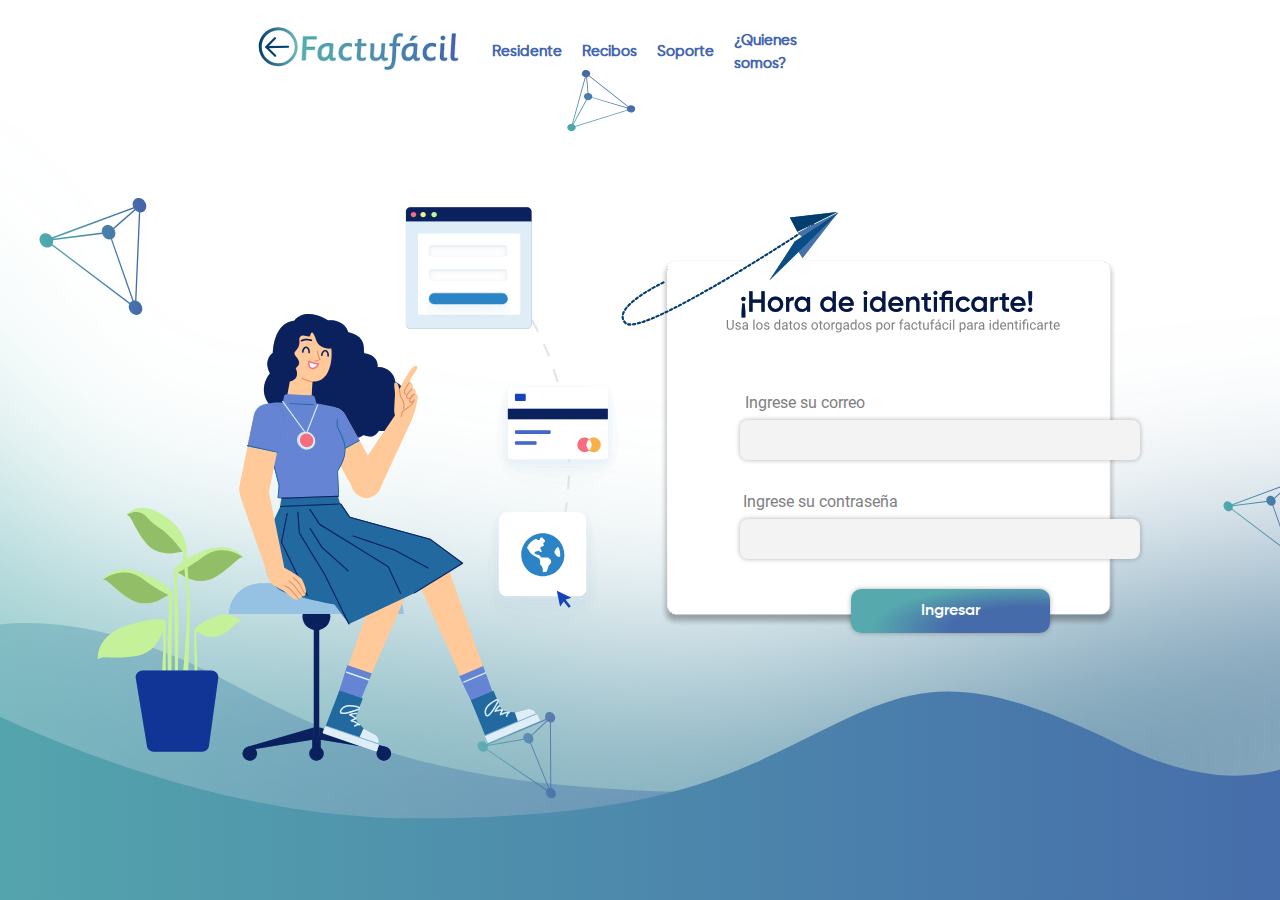
<file: listaModulos/loginResidentes.html>
<!DOCTYPE html>
<html lang="es">

<head>
  <meta charset="UTF-8" />
  <meta http-equiv="X-UA-Compatible" content="IE=edge" />
  <meta name="viewport" content="width=device-width, initial-scale=1.0" />
  <title>Residentes Sing in - Factufácil</title>
  <link rel="stylesheet" href="../css/fonts.css">
  <link rel="stylesheet" href="css/styleLogin.css">
  <link rel="stylesheet" href="https://unpkg.com/bootstrap@5.2.1/dist/css/bootstrap.min.css">
  <header>

    <div>
      <nav class="navBar">
        <div class="navContainer">
          <a class="navbarBack" href="../index.html">
            <img src="../assets/img/flechaBack.svg" alt="navbarBack"></a>
          <a class="navbarLogo" href="../index.html">
            <img src="../assets/img/Factufacil-logo.png" alt="logoFactufacil"></a>
          <ul class="navbarModulos">
            <li class="navInicio">
              <a class="nav-link" href="loginResidentes.html">Residente</a>
            </li>
            <li class="navResidente">
              <a class="nav-link" href="loginRecibos.html">Recibos</a>
            </li>
            <li class="nav-item">
              <a class="nav-link" href="contactanos.html">Soporte</a>
            </li>
            <li class="nav-item">
              <a class="nav-link" href="nosotros.html">¿Quienes somos?</a>
            </li>
          </ul>
        </div>
      </nav>
    </div>

  </header>

<body>
  <div class="contentForm">
    <form>
      <label class="textEmail" for="email">Ingrese su correo</label>
      <input type="email" class="boxEmail" name="email" required>

      <label class="textPassword" for="password">Ingrese su contraseña</label>
      <input type="password" class="boxPassword" name="password" required>
      <a class="srcSing" href="residentes.html"><button type="button" class="singButton">Ingresar</button></a>
    </form>
  </div>
</body>
</html>
</file>
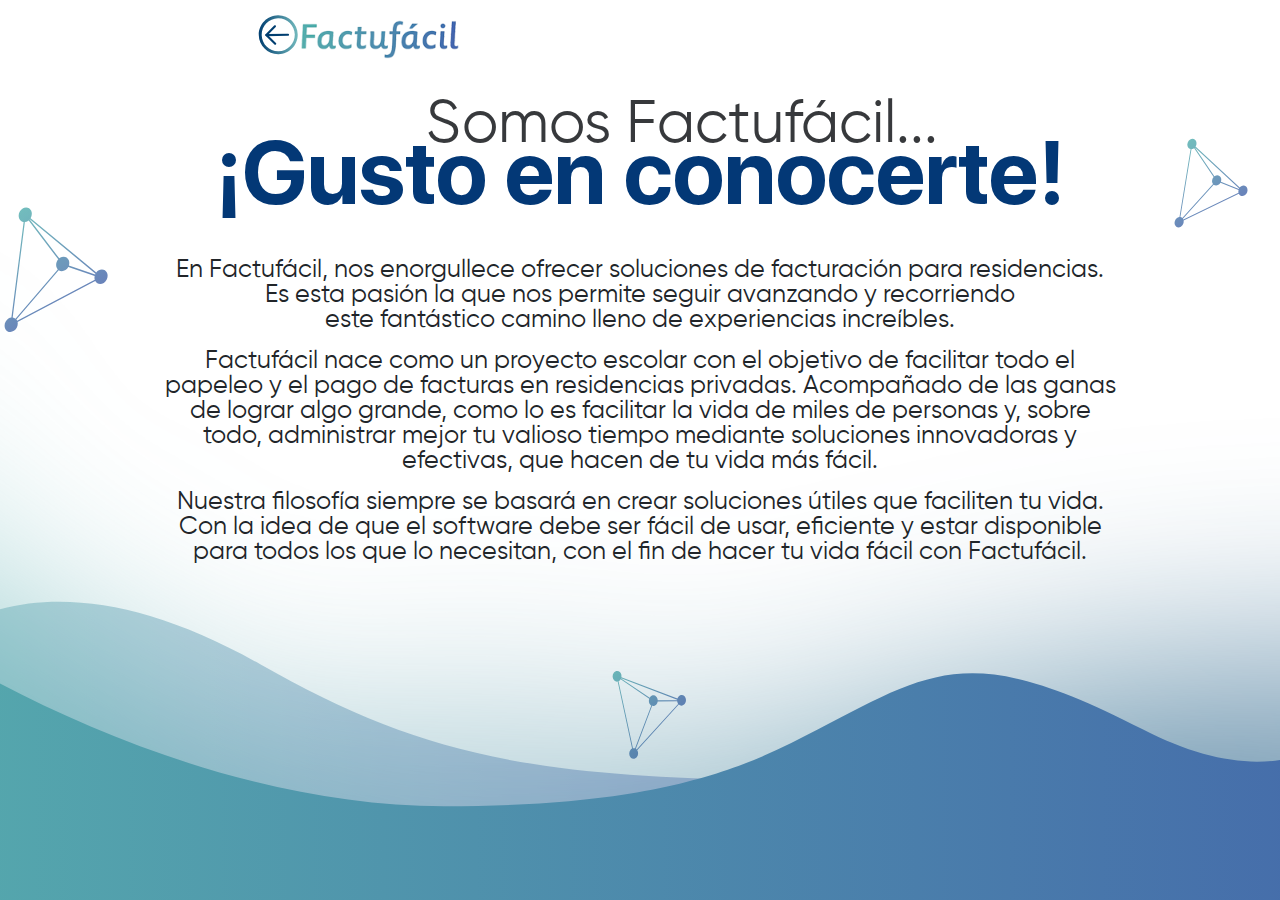
<file: listaModulos/nosotros.html>
<!DOCTYPE html>
<html lang="es">

<head>
    <meta charset="UTF-8" />
    <meta http-equiv="X-UA-Compatible" content="IE=edge" />
    <meta name="viewport" content="width=device-width, initial-scale=1.0" />
    <title>¿Quiénes somos? - Factufácil</title>
    <link rel="stylesheet" href="https://unpkg.com/bootstrap@5.2.1/dist/css/bootstrap.min.css" />
    <link rel="stylesheet" href="../css/fonts.css" />
    <link rel="stylesheet" href="css/styleNosotros.css" />
</head>

<header>
    <div>
        <nav class="navBar">
            <div class="navContainer">
                <a class="navbarBack" href="../index.html">
                    <img src="../assets/img/flechaBack.svg" alt="navbarBack" /></a>
                <a class="navbarLogo" href="../index.html">
                    <img src="../assets/img/Factufacil-logo.png" alt="logoFactufacil" /></a>
            </div>
        </nav>
    </div>
</header>

<body>
    <div class="mainTextNos">
        <h2>Somos Factufácil...</h2>
        <h1>¡Gusto en conocerte!</h1>
    </div>

    <div class="parrafosNos">
        <p class="parrafoUno">
            En Factufácil, nos enorgullece ofrecer soluciones de facturación para
            residencias.<br/>Es esta pasión la que nos permite seguir avanzando y
            recorriendo<br/> este fantástico camino lleno de experiencias increíbles.
        </p>
    
        <p class="parrafoDos">
            Factufácil nace como un proyecto escolar con el objetivo de facilitar
            todo el<br/>papeleo y el pago de facturas en residencias privadas.
            Acompañado de las ganas<br/>de lograr algo grande, como lo es facilitar
            la vida de miles de personas y, sobre<br/>
            todo, administrar mejor tu valioso tiempo mediante soluciones
            innovadoras y<br/>
            efectivas, que hacen de tu vida más fácil.
        </p>
    
        <p class="parrafoTres">
            Nuestra filosofía siempre se basará en crear soluciones útiles que
            faciliten tu vida.<br/>Con la idea de que el software debe ser fácil de
            usar, eficiente y estar disponible<br/>para todos los que lo necesitan, con
            el fin de hacer tu vida fácil con Factufácil.
        </p>
        
    </div>
    

    <script src="https://code.jquery.com/jquery-3.6.0.min.js"></script>
    <script src="https://cdn.jsdelivr.net/npm/@popperjs/core@2.10.2/dist/umd/popper.min.js"></script>
    <script src="https://cdn.jsdelivr.net/npm/bootstrap@5.2.1/dist/js/bootstrap.min.js"></script>
</body>

</html>
</file>
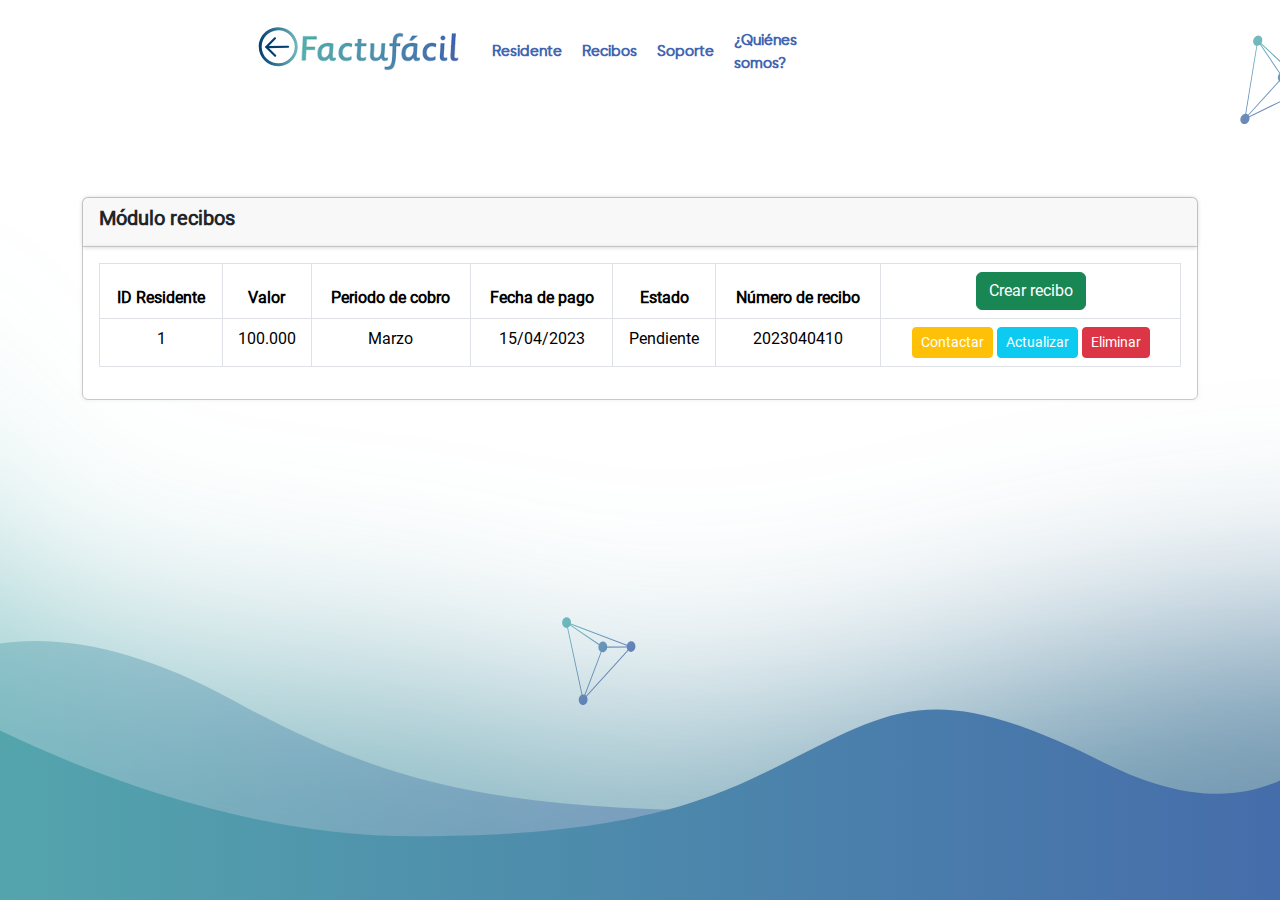
<file: listaModulos/recibos.html>
<!DOCTYPE html>
<html lang="es">

<head>
    <meta charset="UTF-8">
    <meta http-equiv="X-UA-Compatible" content="IE=edge">
    <meta name="viewport" content="width=device-width, initial-scale=1.0">
    <title>Residentes - Factufácil</title>
    <link rel="stylesheet" href="https://unpkg.com/bootstrap@5.2.1/dist/css/bootstrap.min.css">
    <link rel="stylesheet" href="../css/fonts.css">
    <link rel="stylesheet" href="css/styleRecibo.css">
</head>

<body>
    <header>
        <div>
            <nav class="navBar">
                <div class="navContainer">
                    <a class="navbarBack" href="../index.html">
                        <img src="../assets/img/flechaBack.svg" alt="navbarBack">
                    </a>
                    <a class="navbarLogo" href="../index.html">
                        <img src="../assets/img/Factufacil-logo.png" alt="logoFactufacil">
                    </a>
                    <ul class="navbarModulos">
                        <li class="navInicio">
                            <a class="nav-link" href="#">Residente</a>
                        </li>
                        <li class="navResidente">
                            <a class="nav-link" href="#">Recibos</a>
                        </li>
                        <li class="nav-item">
                            <a class="nav-link" href="#">Soporte</a>
                        </li>
                        <li class="nav-item">
                            <a class="nav-link" href="#">¿Quiénes somos?</a>
                        </li>
                    </ul>
                </div>
            </nav>
        </div>
    </header>

    <div class="container mt-5">
        <div class="row mb-5"></div>
        <div class="row">
            <div class="col-md-12">
                <div class="card">
                    <div class="card-header">
                        <h5 style="float: left;"><strong>Módulo recibos</strong></h5>
                    </div>
                    <div class="card-body">
                        <table class="table table-bordered">
                            <thead>
                                <tr class="textColumna">
                                    <th>ID Residente</th>
                                    <th>Valor</th>
                                    <th>Periodo de cobro</th>
                                    <th>Fecha de pago</th>
                                    <th>Estado</th>
                                    <th>Número de recibo</th>
                                    <th class="botonCResidente">
                                        <button class="btn btn-success" style="float: center;" data-toggle="modal"
                                            data-target="">Crear recibo</button>
                                    </th>
                                </tr>
                            </thead>
                            <tbody>
                                <tr class="textInputColumna">
                                    <td>1</td>
                                    <td>100.000</td>
                                    <td>Marzo</td>
                                    <td>15/04/2023</td>
                                    <td>Pendiente</td>
                                    <td>2023040410</td>
                                    <td>
                                        <button class="btn btn-sm btn btn-warning text-white"
                                            wire:click="">Contactar</button>
                                        <button class="btn btn-sm btn-info text-white" wire:click="">Actualizar</button>
                                        <button class="btn btn-sm btn-danger text-white" wire:click="">Eliminar</button>
                                    </td>
                                </tr>
                            </tbody>
                        </table>
                    </div>
</file>
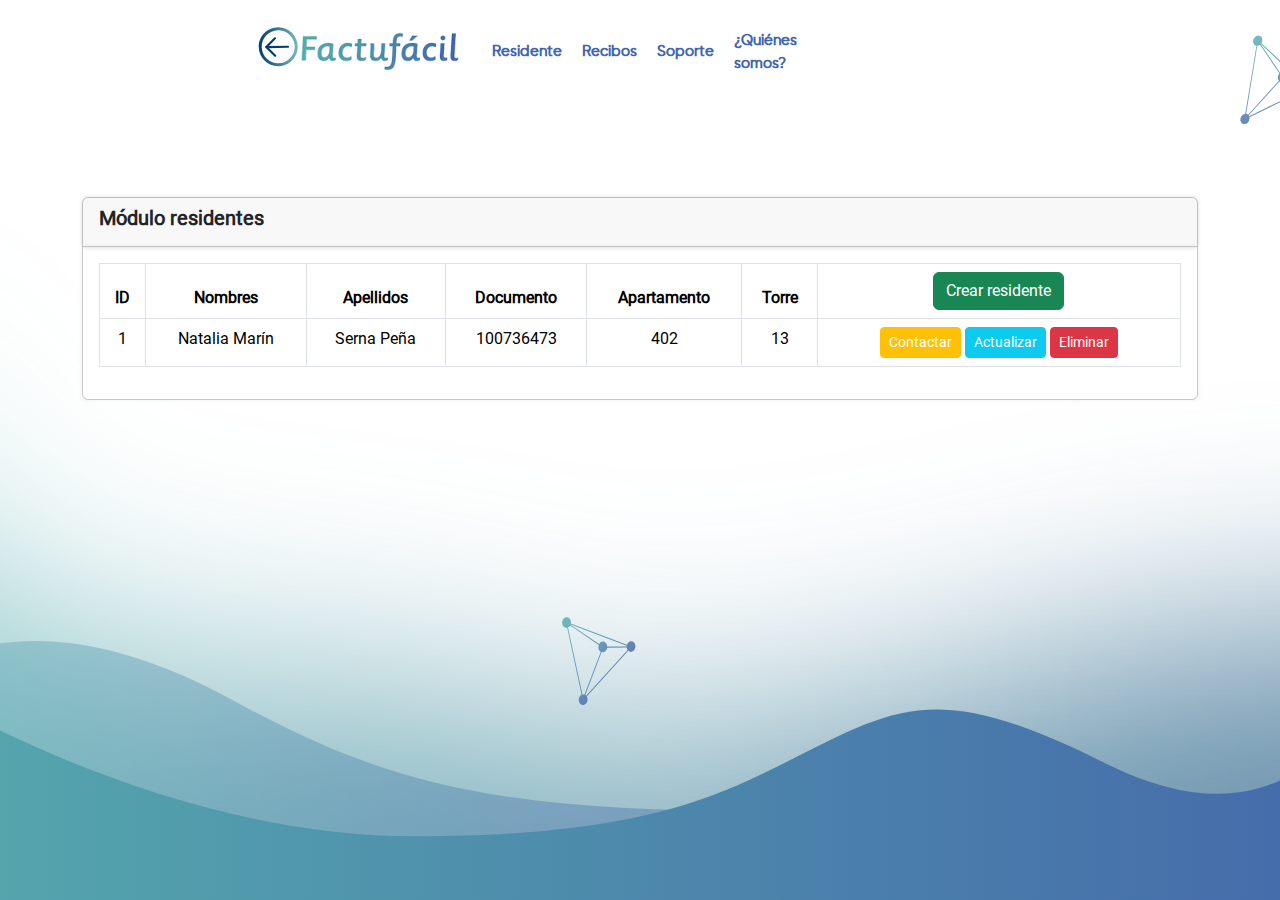
<file: listaModulos/residentes.html>
<!DOCTYPE html>
<html lang="es">

<head>
    <meta charset="UTF-8" />
    <meta http-equiv="X-UA-Compatible" content="IE=edge" />
    <meta name="viewport" content="width=device-width, initial-scale=1.0" />
    <title>Residentes - Factufácil</title>
    <link rel="stylesheet" href="https://unpkg.com/bootstrap@5.2.1/dist/css/bootstrap.min.css">
    <link rel="stylesheet" href="../css/fonts.css">
    <link rel="stylesheet" href="css/styleResidente.css">


    <header>
        <div>
            <nav class="navBar">
                <div class="navContainer">
                    <a class="navbarBack" href="../index.html">
                        <img src="../assets/img/flechaBack.svg" alt="navbarBack"></a>
                    <a class="navbarLogo" href="../index.html">
                        <img src="../assets/img/Factufacil-logo.png" alt="logoFactufacil"></a>
                    </a>
                    <ul class="navbarModulos">
                        <li class="navInicio">
                            <a class="nav-link" href="#">Residente</a>
                        </li>
                        <li class="navResidente">
                            <a class="nav-link" href="#">Recibos</a>
                        </li>
                        <li class="nav-item">
                            <a class="nav-link" href="#">Soporte</a>
                        </li>
                        <li class="nav-item">
                            <a class="nav-link" href="#">¿Quiénes somos?</a>
                        </li>
                    </ul>
                </div>
            </nav>
        </div>
    </header>

<body>
    <div>
        <div class="container mt-5">
            <div class="row mb-5">
            </div>
            <div class="row">
                <div class="col-md-12">
                    <div class="card">
                        <div class="card-header">
                            <h5 style="float: left;"><strong>Módulo residentes</strong></h5>
                        </div>
                        <div class="card-body">
                            <table class="table table-bordered">
                                <thead>
                                    <tr class="textColumna">
                                        <th>ID</th>
                                        <th>Nombres</th>
                                        <th>Apellidos</th>
                                        <th>Documento</th>
                                        <th>Apartamento</th>
                                        <th>Torre</th>
                                        <th class="botonCResidente">
                                            <button class="btn btn-success" style="float: center;" data-toggle="modal"
                                                data-target="">Crear residente</button>
                                        </th>
                                    </tr>
                                </thead>
                                <tbody>
                                    <tr class="textInputColumna">
                                        <td>1</td>
                                        <td>Natalia Marín</td>
                                        <td>Serna Peña</td>
                                        <td>100736473</td>
                                        <td>402</td>
                                        <td>13</td>
                                        <td>
                                            <button class="btn btn-sm btn btn-warning text-white"
                                                wire:click="">Contactar</button>
                                            <button class="btn btn-sm btn-info text-white"
                                                wire:click="">Actualizar</button>
                                            <button class="btn btn-sm btn-danger text-white"
                                                wire:click="">Eliminar</button>
                                        </td>
                                    </tr>
                                </tbody>
                            </table>
                        </div>
                    </div>
                </div>
            </div>
        </div>
</body>
</file>
<file: css/fonts.css>
@font-face {
    font-family: Gilroy-Bold;
    src: url(../assets/fonts/Gilroy-Bold.ttf);
}

@font-face {
    font-family: Gilroy-SemiBold;
    src: url(../assets/fonts/Gilroy-SemiBold.ttf);
}

@font-face {
    font-family: Gilroy-Medium;
    src: url(../assets/fonts/Gilroy-Medium.ttf);
}

@font-face {
    font-family: Gilroy-Regular;
    src: url(../assets/fonts/Gilroy-Regular.ttf);
}

@font-face {
    font-family: SF-Pro-Display-Bold;
    src: url(../assets/fonts/SF-Pro-Display-Bold.ttf);
}

@font-face {
    font-family: SF-Pro-Display-Semibold;
    src: url(../assets/fonts/SF-Pro-Display-Semibold.ttf);
}

@font-face {
    font-family: Roboto-Regular;
    src: url(../assets/fonts/Roboto-Regular.ttf);
}
</file>
<file: css/style.css>
/* Imagen de fondo index */

header {
  background-image: url(../assets/img/indexImg.svg);
  background-repeat: no-repeat;
  background-position: center center;
  background-size: cover;
  height: 100vh;
}


.content-container {
  height: 100%; /* establece la altura de la página */
  display: block;
  background-image: url(../assets/img/modulosImg.svg);
  background-repeat: no-repeat;
  background-position: center;
  background-size: cover;
  background-attachment: unset; /* establece la imagen de fondo fija al hacer scroll */
}

/* Barra de navegacion y logo */

.navBar {
  background-color: #f5eded00;
  padding: 10px 0px;
}

.navContainer {
  display: flex;
  justify-content: space-between;
  align-items: center;
}

.navbarLogo img {
  max-height: 40px;
  margin-left: 300px;
}

.navbarModulos {
  display: flex;
  justify-content: center;
  align-items: center;
  margin-right: 420px;
  margin-top: 20px;
  font-family: Gilroy-Medium;
}

.navbarModulos li {
  margin-right: 20px;
  list-style: none;
}

.navbarModulos li:last-child {
  margin-right: 0;
}

.navbarModulos a {
  font-size: 15px;
  text-decoration: none;
  color: #4164b0;
  font-weight: bold;
}

.navbarModulos a:hover {
  color: #50aaa9;
}

.contMainTxt {
  position: relative;
  transform: translate(-21.5rem, 9.4rem);
  text-align: center;
  display: flex;
  flex-direction: column;
}

.mainTittleIndex {
  color: #033876;
  font-size: 80px;
  font-family: SF-Pro-Display-Bold;
  line-height: 0.9;
}

.parrafoIndex {
  margin-top: -10px;
  font-size: 21px;
  position: relative;
  color: #033876;
  font-family: Gilroy-Regular;
  line-height: 0.9;
}

.contModuleTxt {
  text-align: center;
  transform: translate(42rem, 7.5rem);
  position: absolute;
  flex-direction: column;
}

.moduleTittle {
  color: #033876;
  font-size: 61px;
}

.parrafoModule{
  margin-top: -10px;
  font-size: 21px;
  position: relative;
  color: #033876;
  font-family: Gilroy-Regular;
  line-height: 0.9;
}

/* Index modulo residente */

.modulePadre {
  display: flex;
  justify-content: space-between;
  flex-direction: row;
}

.moduleRes {
  flex: 1;
  display: flex;
  align-items: center;
  margin-top: 250px;
  margin-left: 200px;
  margin-right: 70px;
  margin-bottom: 150px;
  padding: 50px;
  background-color: #f5f5f5;
  border-radius: 10px;
  box-shadow: 0px 0px 10px rgba(0, 0, 0, 0.4);
}

.imgModuleRes {
  padding: 35px;
  margin-bottom: 0px;
  border-radius: 10px;
  background-color: rgb(255, 255, 255);
  box-shadow: 0px 0px 10px rgba(0, 0, 0, 0.4);
}

.imgModuleRes img {
  height: 140px;

}

.moduleRes .infoModuleRes {
  flex-grow: 1;
  margin-left: 15px;
  margin-bottom: 10px;
}

.moduleRes h1 {
  font-family: Gilroy-Semibold;
  color: #0b2669;
}

.moduleRes h5 {
  display: flex;
  text-align: left;
  font-family: Gilroy-Regular;
}

.moduleRes .resButton {
  background: radial-gradient( 80% 100% at 90% 90%, #466BAB 50%, #56A9AD 100% );
  padding-left: 70px;
  padding-right: 70px;
  padding-top: 10px;
  padding-bottom: 10px;
  border-radius: 10px;
  border: none;
  color: white;
  font-family: Gilroy-Semibold;
}

.moduleRes .resButton:hover {
  background: radial-gradient( 80% 100% at 90% 90%, #4eea8a 50%, #466BAB 100% );
}

.moduleRes .resButton:active {
  box-shadow: 0 0 10px rgba(0, 0, 0, 0.5);
}

/* Index modulo recibo */

.moduleRec {
  flex: 1;
  display: flex;
  align-items: center;
  margin-top: 250px;
  margin-left: 70px;
  margin-right: 200px;
  margin-bottom: 150px;
  padding: 50px;
  background-color: #f5f5f5;
  border-radius: 10px;
  box-shadow: 0px 0px 10px rgba(0, 0, 0, 0.4);
}

.imgModuleRec {
  padding-top: 35px;
  padding-bottom: 32px;
  padding-right: 51px;
  padding-left: 51px;
  margin-bottom: 0px;
  border-radius: 10px;
  background-color: rgb(255, 255, 255);
  box-shadow: 0px 0px 10px rgba(0, 0, 0, 0.4);
}

.imgModuleRec img {
  height: 140px;

}

.moduleRec .infoModuleRec {
  flex-grow: 1;
  margin-left: 15px;
  margin-bottom: 10px;
}

.moduleRec h1 {
  font-family: Gilroy-Semibold;
  color: #0b2669;
}

.moduleRec h5 {
  display: flex;
  text-align: left;
  font-family: Gilroy-Regular;
}

.moduleRec button {
  padding-left: 70px;
  padding-right: 70px;
}

.moduleRec .recButton {
  background: radial-gradient( 80% 100% at 90% 90%, #466BAB 50%, #56A9AD 100% );
  padding-left: 70px;
  padding-right: 70px;
  padding-top: 10px;
  padding-bottom: 10px;
  border-radius: 10px;
  border: none;
  color: white;
  font-family: Gilroy-Semibold;
}

.moduleRec .recButton:hover {
  background: radial-gradient( 80% 100% at 90% 90%, #4eea8a 50%, #466BAB 100% );
}

.moduleRec .recButton:active {
  box-shadow: 0 0 10px rgba(0, 0, 0, 0.5);
}

/* Index modulo contacto */

.moduleCon {
  flex: 1;
  display: flex;
  transform: translate(0px, -50px);
  align-items: center;
  margin-left: 200px;
  margin-right: 70px;
  margin-bottom: 40px;
  padding: 50px;
  background-color: #f5f5f5;
  border-radius: 10px;
  box-shadow: 0px 0px 10px rgba(0, 0, 0, 0.4);
}

.imgModuleCon {
  padding: 35px;
  margin-bottom: 0px;
  border-radius: 10px;
  background-color: rgb(255, 255, 255);
  box-shadow: 0px 0px 10px rgba(0, 0, 0, 0.4);
}

.imgModuleCon img {
  height: 140px;

}

.moduleCon .infoModuleCon {
  flex-grow: 1;
  margin-left: 15px;
  margin-bottom: 10px;
}

.moduleCon h1 {
  font-family: Gilroy-Semibold;
  color: #0b2669;
}

.moduleCon h5 {
  display: flex;
  text-align: left;
  font-family: Gilroy-Regular;
}

.moduleCon .conButton {
  background: radial-gradient( 80% 100% at 90% 90%, #466BAB 50%, #56A9AD 100% );
  padding-left: 70px;
  padding-right: 70px;
  padding-top: 10px;
  padding-bottom: 10px;
  border-radius: 10px;
  border: none;
  color: white;
  font-family: Gilroy-Semibold;
}

.moduleCon .conButton:hover {
  background: radial-gradient( 80% 100% at 90% 90%, #4eea8a 50%, #466BAB 100% );
}

.moduleCon .conButton:active {
  box-shadow: 0 0 10px rgba(0, 0, 0, 0.5);
}

/* Index modulo nosotros */

.moduleNos {
  flex: 1;
  display: flex;
  align-items: center;
  margin-left: 80px;
  margin-right: 200px;
  margin-bottom: 40px;
  padding: 50px;
  transform: translate(0px, -50px);
  background-color: #f5f5f5;
  border-radius: 10px;
  box-shadow: 0px 0px 10px rgba(0, 0, 0, 0.4);
}

.imgModuleNos {
  padding: 25px;
  padding-top: 50px;
  padding-bottom: 50px;
  padding-left: 33px;
  padding-right: 33px;
  border-radius: 10px;
  background-color: rgb(255, 255, 255);
  box-shadow: 0px 0px 10px rgba(0, 0, 0, 0.4);
}

.moduleNos .infoModuleNos {
  flex-grow: 1;
  margin-left: 15px;
  margin-bottom: 10px;
}

.imgModuleNos img {
  height: 118px;

}

.moduleNos h1 {
  font-family: Gilroy-Semibold;
  color: #0b2669;
}


.moduleNos h5 {
  display: flex;
  text-align: left;
  font-family: Gilroy-Regular;
}

.moduleNos .nosButton {
  background: radial-gradient( 80% 100% at 90% 90%, #466BAB 50%, #56A9AD 100% );
  padding-left: 70px;
  padding-right: 70px;
  padding-top: 10px;
  padding-bottom: 10px;
  border-radius: 10px;
  border: none;
  color: white;
  font-family: Gilroy-Semibold;
}

.moduleNos .nosButton:hover {
  background: radial-gradient( 80% 100% at 90% 90%, #4eea8a 50%, #466BAB 100% );
}

.moduleNos .nosButton:active {
  box-shadow: 0 0 10px rgba(0, 0, 0, 0.5);
}


/* Footer */

.footerPag {
  font-size: 1;
  padding: 20px;
  background-color: #ffffffde;
  margin: 0;
}

.footerPag p {
  font-size: 1;
  display: block;
  text-align: center;
  color: #022c5d;
  margin: 0px;
}
</file>
<file: css/styleContactanos.css>
body {
    background-image: url(../../assets/img/contactanosImg.svg);
    background-repeat: no-repeat;
    background-position: center center;
    background-size: cover;
    height: 100vh;
  }

/* Barra de navegacion y logo */

  .navBar {
      background-color: #f5eded00;
      padding: 19px 0px;
    }
    
  .navContainer {
    display: flex;
    justify-content: space-between;
    align-items: center;
  }
  
  .navbarBack {
    position: absolute;
    display: flex;
    max-height: 40px;
    margin-left: 250px;
    margin-bottom: 8px;
  }

  .navbarLogo img {
    max-height: 40px;
    margin-left: 300px;
  }

  .navbarModulos {
    display: flex;
    justify-content: center;
    align-items: center;
    margin-right: 480px;
    margin-top: 20px;
    font-family: Gilroy-Medium;
  }
  
  .navbarModulos li {
    margin-right: 20px;
    list-style: none;
  }
  
  .navbarModulos li:last-child {
    margin-right: 0;
  }
  
  .navbarModulos a {
    font-size: 15px;
    text-decoration: none;
    color: #4164b0;
    font-weight: bold;
  }
  
  .navbarModulos a:hover {
    color: #50aaa9;
  }




/* Titulos contactanos */

  .contTittleCont {
    display: flex;
    flex-direction: column;
    justify-content: center;
    align-items: center;
    margin-bottom: 0px;
    padding: 0px;
    margin-right: 10rem;
  }

  .contTittleCont h1 {
    font-size: 90px;
    font-family: SF-Pro-Display-Bold;
    color: #0b2669;
    margin: 0px;
    padding: 0px;
  }

  .contTittleCont h5 {
    transform: translate(0,-20px);
    font-size: 22px;
    font-family: SF-Pro-Display-Semibold;
    margin: 0px;
    padding: 0px;
    color: #183242;
  }

  .contTittleCont h2 {
    transform: translate(0,-30px);
    font-size: 60px;
    font-family: Gilroy-Regular;
    color: #14161a;
    margin: 0px;
    padding: 0px;
  }

  


  /* Index modulo residente */

  .boxCont {
    flex: 1;
    display: flex;
    flex-direction: column;
    width: 550px;
    height: 480px;
    align-items: center;
    transform: translate(610px, -20px);
    background-color: #ffffff;
    border-radius: 10px;
    box-shadow: 0px 0px 10px rgba(0, 0, 0, 0.4);
  }
  
  .boxCont h5 {
    display: flex;
    text-align: left;
    font-family: Gilroy-Regular;
  }
  
  .boxCont #boxButton {
    background: radial-gradient( 80% 100% at 90% 90%, #466BAB 50%, #56A9AD 100% );
    padding-left: 70px;
    padding-right: 70px;
    padding-top: 10px;
    padding-bottom: 10px;
    margin-top: 10px;
    margin-left: 100px;
    margin-right: 100px;
    border-radius: 10px;
    border: none;
    color: white;
    font-family: Gilroy-Semibold;
  }
  
  .boxCont #boxButton:hover {
    background: radial-gradient( 80% 100% at 90% 90%, #4eea8a 50%, #466BAB 100% );
  }
  
  .boxCont #boxButton:active {
    box-shadow: 0 0 10px rgba(0, 0, 0, 0.5);
  }

/* Texto caja contacto */


.boxCont h1 {
  color: #002f55;
  font-size: 25px;
  margin-top: 25px;
}

.boxCont h5 {
  color: #7F7E81;
  font-size: 15px;
  margin-top: -10px;
}

.formCont {
  display: flex;
  flex-direction: column;
  font-family: Roboto-Regular;

  margin-top: 10px;
  display: flex;
}



label.nombreCont {
  margin-right: 170px;
  margin-bottom: 5px;
  color: #777777;
}

input.nombreCont {
  width: 400px;
  height: 40px;
  border-radius: 8px;
  background-color: #f3f3f3;
  box-shadow: 0 0 5px rgba(0, 0, 0, 0.3);
  margin-bottom: 10px;
  border: none;
}

label.emailCont {
  margin-right: 170px;
  margin-bottom: 5px;
  color: #777777;
}

input.emailCont {
  width: 400px;
  height: 40px;
  border-radius: 8px;
  background-color: #f3f3f3;
  box-shadow: 0 0 5px rgba(0, 0, 0, 0.3);
  margin-bottom: 10px;
  border: none;
}

label.msgCont {
  margin-right: 170px;
  margin-bottom: 5px;
  color: #777777;
}

textarea.msgCont {
  resize: none;
  width: 400px;
  height: 100px;
  border-radius: 8px;
  background-color: #f3f3f3;
  box-shadow: 0 0 5px rgba(0, 0, 0, 0.3);
  margin-bottom: 20px;
  border: none;
}

.formCont input {
  color: #0e0e0eb5;
  font-family: Roboto-Regular;
  padding: 5px;
}

.formCont textarea {
  color: #0e0e0eb5;
  font-family: Roboto-Regular;
  padding: 5px;
}

input:focus {
  outline-color: #18181863;
}

input:focus {
  caret-color: #00000063;
}

textarea:focus {
  outline-color: #18181863;
}

textarea:focus {
  caret-color: #00000063;
}

input:focus {
  text-indent: 5px;
}

textarea:focus {
  text-indent: 5px;
}


/* Modal confirmar eliminacion */

#modalAllDel {
  line-height: 1.1;
  margin-top: 20rem;
  margin-right: 49rem;
}

.modalDelText {
  font-size: 25px;
  text-align: center;
  font-family: Roboto-Regular;
}

/* Modal general */
#inputsModal .form-control:focus {
  box-shadow: 0 0 0 0.2rem rgba(0, 0, 0, 0.116);
  border-color: #0000003a;
}

#tittleModal {
  font-size: 22px;
  font-weight: bold;
  font-family: Gilroy-Semibold;
  margin-left: 7rem;
}

#inputsModal label {
  font-family: Roboto-Regular;
}

#inputsModal label:not(:first-child) {
  margin-top: 0.5rem;
}

#btnFooterModalRes button {
  font-family: SVN-Gilroy;
  margin-top: 1rem;
  margin-right: 9rem;
  padding-left: 30px;
  padding-right: 30px;
}
</file>
<file: css/styleContactar.css>
body {
    background-image: url(../../assets/img/modulosAdmFondo.svg);
    background-repeat: no-repeat;
    background-position: center center;
    background-size: cover;
    height: 100vh;
  }

/* Barra de navegacion y logo */

.navBar {
    background-color: #f5eded00;
    padding: 10px 0px;
  }
  
  .navContainer {
    display: flex;
    justify-content: space-between;
    align-items: center;
  }
  
  .navbarBack {
    position: absolute;
    display: flex;
    max-height: 40px;
    margin-left: 250px;
    margin-bottom: 8px;
  }

  .navbarLogo img {
    max-height: 40px;
    margin-left: 300px;
  }

  .navbarModulos {
    display: flex;
    justify-content: center;
    align-items: center;
    margin-right: 480px;
    margin-top: 20px;
    font-family: Gilroy-Medium;
  }
  
  .navbarModulos li {
    margin-right: 20px;
    list-style: none;
  }
  
  .navbarModulos li:last-child {
    margin-right: 0;
  }
  
  .navbarModulos a {
    font-size: 15px;
    text-decoration: none;
    color: #4164b0;
    font-weight: bold;
  }
  
  .navbarModulos a:hover {
    color: #50aaa9;
  }

/* Tabla  */
* body {
    font-family: Roboto-Regular;
}

.textColumna {
    text-align: center;
}

.textInputColumna {
    text-align: center;
}

.card-header {
    box-shadow: 0px 0px 5px rgba(0, 0, 0, 0.2);
}

.card-body {
    box-shadow: 0px 0px 5px rgba(0, 0, 0, 0.1);
}


/* Modal crear residente */

#modalAllCrear {
  margin-top: 6rem;
  
}

#tittleModalCrear {
  font-size: 22px;
  font-weight: bold;
  font-family: Gilroy-Semibold;
  margin-left: 6.5rem;
}

/* Modal actulizar residente */

#modalAllAct {
  margin-top: 6rem;
}

/* Modal confirmar eliminacion */

#modalAllDel {
  margin-top: 11rem;
}

.modalDelText {
  text-align: center;
}

/* Modal general */
#inputsModal .form-control:focus {
  box-shadow: 0 0 0 0.2rem rgba(0, 0, 0, 0.116);
  border-color: #0000003a;
}

#tittleModal {
  font-size: 22px;
  font-weight: bold;
  font-family: Gilroy-Semibold;
  margin-left: 8rem;
}

#inputsModal label {
  font-family: Roboto-Regular;
}

#inputsModal label:not(:first-child) {
  margin-top: 0.5rem;
}

#btnFooterModalCont button {
  font-family: SVN-Gilroy;
  margin-top: 1rem;
  margin-right: 4.2rem;
  padding-left: 30px;
  padding-right: 30px;
}
</file>
<file: css/styleLogin.css>
/* Imagen de fondo index */

body {
  background-image: url(../../assets/img/loginImg.svg);
  background-repeat: no-repeat;
  background-position: center center;
  background-size: cover;
  height: 100vh;
  -webkit-user-select: none;
  -moz-user-select: none;
  -ms-user-select: none;
  user-select: none;
}




/* Barra de navegacion y logo */

.navBar {
  background-color: #f5eded00;
  padding: 10px 0px;
  margin-top: 9px;
}

.navContainer {
  display: flex;
  justify-content: space-between;
  align-items: center;
}

.navbarBack {
  position: absolute;
  display: flex;
  max-height: 40px;
  margin-left: 250px;
  margin-bottom: 8px;
}

.navbarLogo img {
  max-height: 40px;
  margin-left: 300px;
}

.navbarModulos {
  display: flex;
  justify-content: center;
  align-items: center;
  margin-right: 480px;
  margin-top: 20px;
  font-family: Gilroy-Medium;
}

.navbarModulos li {
  margin-right: 20px;
  list-style: none;
}

.navbarModulos li:last-child {
  margin-right: 0;
}

.navbarModulos a {
  font-size: 15px;
  text-decoration: none;
  color: #4164b0;
  font-weight: bold;
}

.navbarModulos a:hover {
  color: #50aaa9;
}



form {
  font-family: Roboto-Regular;
  display: flex;
  flex-direction: column;
  align-items: center;
  transform: translate(250px, 290px);
}

label.textEmail {
  margin-right: 90px;
  margin-bottom: 5px;
  color: #7F7E81;
}

label.textPassword {
  margin-right: 140px;
  margin-bottom: 5px;
  color: #7F7E81;
}

input.boxEmail {
  width: 400px;
  height: 40px;
  text-indent: 10px;
  border-radius: 8px;
  margin-left: 100px;
  background-color: #f3f3f3;
  box-shadow: 0 0 5px rgba(0, 0, 0, 0.3);
  margin-bottom: 30px;
  border: none;
}

input.boxPassword {
  width: 400px;
  height: 40px;
  text-indent: 10px;
  margin-left: 100px;
  border-radius: 8px;
  background-color: #f3f3f3;
  box-shadow: 0 0 5px rgba(0, 0, 0, 0.3);
  margin-bottom: -20px;
  border: none
}

.boxEmail:focus {
  outline-color: #18181863;
}

.boxEmail:focus {
  caret-color: #00000063;
}

.boxPassword:focus {
  outline-color: #18181863;
}

.boxPassword:focus {
  caret-color: #00000063;
}

.srcSing {
  transform: translate(60px, 50px);
}

.singButton {
  font-family: Gilroy-Semibold;
  padding: 10px;
  padding-left: 70px;
  padding-right: 70px;
  background: radial-gradient( 80% 100% at 90% 90%, #466BAB 50%, #56A9AD 100% );
  color: white;
  border: 0px;
  border-radius: 10px;
  box-shadow: 0 0 5px rgba(0, 0, 0, 0.3);
}

.singButton:hover {
  background: radial-gradient( 80% 100% at 90% 90%, #4eea8a 50%, #466BAB 100% );
}

.singButton:active {
  box-shadow: 0 0 10px rgba(0, 0, 0, 0.5);
}
</file>
<file: css/styleNosotros.css>
body {
    background-image: url(../../assets/img/nosotrosImg.svg);
    background-repeat: no-repeat;
    background-position: center center;
    background-size: cover;
    height: 100vh;
  }

/* Barra de navegacion y logo */

  .navBar {
      background-color: #f5eded00;
      padding: 19px 0px;
    }
    
  .navContainer {
    display: flex;
    justify-content: space-between;
    align-items: center;
  }
  
  .navbarBack {
    position: absolute;
    display: flex;
    max-height: 40px;
    margin-left: 250px;
    margin-bottom: 8px;
  }

  .navbarLogo img {
    max-height: 40px;
    margin-left: 300px;
  }

  
/* Textos nosotros */

  .mainTextNos {
    display: flex;
    flex-direction: column;
    justify-content: center;
    align-items: center;
    margin-bottom: 0px;
    padding: 0px;
  }

  .mainTextNos h1 {
    transform: translate(0,-32px);
    font-size: 90px;
    font-family: SF-Pro-Display-Bold;
    color: #033876;
    margin: 0px;
    padding: 0px;
  }



  .mainTextNos h2 {
    transform: translate(42px,12px);
    font-size: 60px;
    font-family: Gilroy-Regular;
    font-weight: lighter;
    color: #14161ad9;
    margin: 0px;
    padding: 0px;
  }

  .parrafosNos p {
    font-family: Gilroy-Regular;
    text-align: center;
    font-size: 25px;
    line-height: 1;
  }
</file>
<file: css/styleRecibo.css>
body {
  background-image: url(../../assets/img/modulosAdmFondo.svg);
  background-repeat: no-repeat;
  background-position: center center;
  background-size: cover;
  height: 100vh;
}

/* Barra de navegacion y logo */

.navBar {
  background-color: #f5eded00;
  padding: 10px 0px;
}

.navContainer {
  display: flex;
  justify-content: space-between;
  align-items: center;
}

.navbarBack {
  position: absolute;
  display: flex;
  max-height: 40px;
  margin-left: 250px;
  margin-bottom: 8px;
}

.navbarLogo img {
  max-height: 40px;
  margin-left: 300px;
}

.navbarModulos {
  display: flex;
  justify-content: center;
  align-items: center;
  margin-right: 437px;
  margin-top: 20px;
  font-family: Gilroy-Medium;
}

.navbarModulos li {
  margin-right: 20px;
  list-style: none;
}

.navbarModulos li:last-child {
  margin-right: 0;
}

.navbarModulos a {
  font-size: 15px;
  text-decoration: none;
  color: #4164b0;
  font-weight: bold;
}

.navbarModulos a:hover {
  color: #50aaa9;
}

/* Tabla  */
* body {
  font-family: Roboto-Regular;
}

.textColumna {
  text-align: center;
}

.textInputColumna {
  text-align: center;
}

.card-header {
  box-shadow: 0px 0px 5px rgba(0, 0, 0, 0.2);
}

.card-body {
  box-shadow: 0px 0px 5px rgba(0, 0, 0, 0.1);
}


/* Modal crear recibo */

#modalAllCrear {
  margin-top: 6rem;
  
}

#tittleModalCrear {
  font-size: 22px;
  font-weight: bold;
  font-family: Gilroy-Semibold;
  margin-left: 6.5rem;
}

/* Modal actulizar residente */

#modalAllAct {
  margin-top: 6rem;
}

/* Modal confirmar eliminacion */

#modalAllDel {
  margin-top: 11rem;
}

.modalDelText {
  text-align: center;
}

/* Modal general */
#inputsModal .form-control:focus {
  box-shadow: 0 0 0 0.2rem rgba(0, 0, 0, 0.116);
  border-color: #0000003a;
}

#tittleModal {
  font-size: 22px;
  font-weight: bold;
  font-family: Gilroy-Semibold;
  margin-left: 8rem;
}

#inputsModal label {
  font-family: Roboto-Regular;
}

#inputsModal label:not(:first-child) {
  margin-top: 0.5rem;
}

#btnFooterModalRec button {
  font-family: SVN-Gilroy;
  margin-top: 1rem;
  margin-right: 4.2rem;
  padding-left: 30px;
  padding-right: 30px;
}
</file>
<file: css/styleResidente.css>
body {
    background-image: url(../../assets/img/modulosAdmFondo.svg);
    background-repeat: no-repeat;
    background-position: center center;
    background-size: cover;
    height: 100vh;
  }

/* Barra de navegacion y logo */

.navBar {
    background-color: #f5eded00;
    padding: 10px 0px;
  }
  
  .navContainer {
    display: flex;
    justify-content: space-between;
    align-items: center;
  }
  
  .navbarBack {
    position: absolute;
    display: flex;
    max-height: 40px;
    margin-left: 250px;
    margin-bottom: 8px;
  }

  .navbarLogo img {
    max-height: 40px;
    margin-left: 300px;
  }

  .navbarModulos {
    display: flex;
    justify-content: center;
    align-items: center;
    margin-right: 437px;
    margin-top: 20px;
    font-family: Gilroy-Medium;
    padding: 0;
  }
  
  .navbarModulos li {
    margin-right: 20px;
    list-style: none;
  }
  
  .navbarModulos li:last-child {
    margin-right: 0;
  }
  
  .navbarModulos a {
    font-size: 15px;
    text-decoration: none;
    color: #4164b0;
    font-weight: bold;
  }
  
  .navbarModulos a:hover {
    color: #50aaa9;
  }

/* Tabla  */
* body {
    font-family: Roboto-Regular;
}

.textColumna {
    text-align: center;
}

.textInputColumna {
    text-align: center;
}

.card-header {
    box-shadow: 0px 0px 5px rgba(0, 0, 0, 0.2);
}

.card-body {
    box-shadow: 0px 0px 5px rgba(0, 0, 0, 0.1);
}


/* Modal crear residente */

#modalAllCrear {
  margin-top: 6rem;
  
}

#tittleModalCrear {
  font-size: 22px;
  font-weight: bold;
  font-family: Gilroy-Semibold;
  margin-left: 6.5rem;
}

/* Modal confirmar eliminacion */

#modalAllDel {
  margin-top: 11rem;
}

.modalDelText {
  text-align: center;
}

/* Modal general */
#inputsModal .form-control:focus {
  box-shadow: 0 0 0 0.2rem rgba(0, 0, 0, 0.116);
  border-color: #0000003a;
}

#tittleModal {
  font-size: 22px;
  font-weight: bold;
  font-family: Gilroy-Semibold;
  margin-left: 8rem;
}

#inputsModal label {
  font-family: Roboto-Regular;
}

#inputsModal label:not(:first-child) {
  margin-top: 0.5rem;
}

#btnFooterModalRes button {
  font-family: SVN-Gilroy;
  margin-top: 1rem;
  margin-right: 4.2rem;
  padding-left: 30px;
  padding-right: 30px;
}
</file>
<file: listaModulos/css/styleContactanos.css>
body {
    background-image: url(../../assets/img/contactanosImg.svg);
    background-repeat: no-repeat;
    background-position: center center;
    background-size: cover;
    height: 100vh;
  }

/* Barra de navegacion y logo */

  .navBar {
      background-color: #f5eded00;
      padding: 19px 0px;
    }
    
  .navContainer {
    display: flex;
    justify-content: space-between;
    align-items: center;
  }
  
  .navbarBack {
    position: absolute;
    display: flex;
    max-height: 40px;
    margin-left: 250px;
    margin-bottom: 8px;
  }

  .navbarLogo img {
    max-height: 40px;
    margin-left: 300px;
  }

  .navbarModulos {
    display: flex;
    justify-content: center;
    align-items: center;
    margin-right: 480px;
    margin-top: 20px;
    font-family: Gilroy-Medium;
  }
  
  .navbarModulos li {
    margin-right: 20px;
    list-style: none;
  }
  
  .navbarModulos li:last-child {
    margin-right: 0;
  }
  
  .navbarModulos a {
    font-size: 15px;
    text-decoration: none;
    color: #4164b0;
    font-weight: bold;
  }
  
  .navbarModulos a:hover {
    color: #50aaa9;
  }




/* Titulos contactanos */

  .contTittleCont {
    display: flex;
    flex-direction: column;
    justify-content: center;
    align-items: center;
    margin-bottom: 0px;
    padding: 0px;
    margin-right: 10rem;
  }

  .contTittleCont h1 {
    font-size: 90px;
    font-family: SF-Pro-Display-Bold;
    color: #0b2669;
    margin: 0px;
    padding: 0px;
  }

  .contTittleCont h5 {
    transform: translate(0,-20px);
    font-size: 22px;
    font-family: SF-Pro-Display-Semibold;
    margin: 0px;
    padding: 0px;
    color: #183242;
  }

  .contTittleCont h2 {
    transform: translate(0,-30px);
    font-size: 60px;
    font-family: Gilroy-Regular;
    color: #14161a;
    margin: 0px;
    padding: 0px;
  }

  


  /* Index modulo residente */

  .boxCont {
    flex: 1;
    display: flex;
    flex-direction: column;
    width: 550px;
    height: 480px;
    align-items: center;
    transform: translate(610px, -20px);
    background-color: #ffffff;
    border-radius: 10px;
    box-shadow: 0px 0px 10px rgba(0, 0, 0, 0.4);
  }
  
  .boxCont h5 {
    display: flex;
    text-align: left;
    font-family: Gilroy-Regular;
  }
  
  .boxCont #boxButton {
    background: radial-gradient( 80% 100% at 90% 90%, #466BAB 50%, #56A9AD 100% );
    padding-left: 70px;
    padding-right: 70px;
    padding-top: 10px;
    padding-bottom: 10px;
    margin-top: 10px;
    margin-left: 100px;
    margin-right: 100px;
    border-radius: 10px;
    border: none;
    color: white;
    font-family: Gilroy-Semibold;
  }
  
  .boxCont #boxButton:hover {
    background: radial-gradient( 80% 100% at 90% 90%, #4eea8a 50%, #466BAB 100% );
  }
  
  .boxCont #boxButton:active {
    box-shadow: 0 0 10px rgba(0, 0, 0, 0.5);
  }

/* Texto caja contacto */


.boxCont h1 {
  color: #002f55;
  font-size: 25px;
  margin-top: 25px;
}

.boxCont h5 {
  color: #7F7E81;
  font-size: 15px;
  margin-top: -10px;
}

.formCont {
  display: flex;
  flex-direction: column;
  font-family: Roboto-Regular;

  margin-top: 10px;
  display: flex;
}



label.nombreCont {
  margin-right: 170px;
  margin-bottom: 5px;
  color: #777777;
}

input.nombreCont {
  width: 400px;
  height: 40px;
  border-radius: 8px;
  background-color: #f3f3f3;
  box-shadow: 0 0 5px rgba(0, 0, 0, 0.3);
  margin-bottom: 10px;
  border: none;
}

label.emailCont {
  margin-right: 170px;
  margin-bottom: 5px;
  color: #777777;
}

input.emailCont {
  width: 400px;
  height: 40px;
  border-radius: 8px;
  background-color: #f3f3f3;
  box-shadow: 0 0 5px rgba(0, 0, 0, 0.3);
  margin-bottom: 10px;
  border: none;
}

label.msgCont {
  margin-right: 170px;
  margin-bottom: 5px;
  color: #777777;
}

textarea.msgCont {
  resize: none;
  width: 400px;
  height: 100px;
  border-radius: 8px;
  background-color: #f3f3f3;
  box-shadow: 0 0 5px rgba(0, 0, 0, 0.3);
  margin-bottom: 20px;
  border: none;
}

.formCont input {
  color: #0e0e0eb5;
  font-family: Roboto-Regular;
  padding: 5px;
}

.formCont textarea {
  color: #0e0e0eb5;
  font-family: Roboto-Regular;
  padding: 5px;
}

input:focus {
  outline-color: #18181863;
}

input:focus {
  caret-color: #00000063;
}

textarea:focus {
  outline-color: #18181863;
}

textarea:focus {
  caret-color: #00000063;
}

input:focus {
  text-indent: 5px;
}

textarea:focus {
  text-indent: 5px;
}


/* Modal confirmar eliminacion */

#modalAllDel {
  margin-top: 20rem;
  margin-right: 49rem;
}

.modalDelText {
  font-size: 25px;
  text-align: center;
  font-family: Roboto-Regular;
}

/* Modal general */
#inputsModal .form-control:focus {
  box-shadow: 0 0 0 0.2rem rgba(0, 0, 0, 0.116);
  border-color: #0000003a;
}

#tittleModal {
  font-size: 22px;
  font-weight: bold;
  font-family: Gilroy-Semibold;
  margin-left: 7rem;
}

#inputsModal label {
  font-family: Roboto-Regular;
}

#inputsModal label:not(:first-child) {
  margin-top: 0.5rem;
}

#btnFooterModalRes button {
  font-family: SVN-Gilroy;
  margin-top: 1rem;
  margin-right: 9rem;
  padding-left: 30px;
  padding-right: 30px;
}
</file>
<file: listaModulos/css/styleContactar.css>
body {
    background-image: url(../../assets/img/modulosAdmFondo.svg);
    background-repeat: no-repeat;
    background-position: center center;
    background-size: cover;
    height: 100vh;
  }

/* Barra de navegacion y logo */

.navBar {
    background-color: #f5eded00;
    padding: 10px 0px;
  }
  
  .navContainer {
    display: flex;
    justify-content: space-between;
    align-items: center;
  }
  
  .navbarBack {
    position: absolute;
    display: flex;
    max-height: 40px;
    margin-left: 250px;
    margin-bottom: 8px;
  }

  .navbarLogo img {
    max-height: 40px;
    margin-left: 300px;
  }

  .navbarModulos {
    display: flex;
    justify-content: center;
    align-items: center;
    margin-right: 480px;
    margin-top: 20px;
    font-family: Gilroy-Medium;
  }
  
  .navbarModulos li {
    margin-right: 20px;
    list-style: none;
  }
  
  .navbarModulos li:last-child {
    margin-right: 0;
  }
  
  .navbarModulos a {
    font-size: 15px;
    text-decoration: none;
    color: #4164b0;
    font-weight: bold;
  }
  
  .navbarModulos a:hover {
    color: #50aaa9;
  }

/* Tabla  */
* body {
    font-family: Roboto-Regular;
}

.textColumna {
    text-align: center;
}

.textInputColumna {
    text-align: center;
}

.card-header {
    box-shadow: 0px 0px 5px rgba(0, 0, 0, 0.2);
}

.card-body {
    box-shadow: 0px 0px 5px rgba(0, 0, 0, 0.1);
}


/* Modal crear residente */

#modalAllCrear {
  margin-top: 6rem;
  
}

#tittleModalCrear {
  font-size: 22px;
  font-weight: bold;
  font-family: Gilroy-Semibold;
  margin-left: 6.5rem;
}

/* Modal actulizar residente */

#modalAllAct {
  margin-top: 6rem;
}

/* Modal confirmar eliminacion */

#modalAllDel {
  margin-top: 11rem;
}

.modalDelText {
  text-align: center;
}

/* Modal general */
#inputsModal .form-control:focus {
  box-shadow: 0 0 0 0.2rem rgba(0, 0, 0, 0.116);
  border-color: #0000003a;
}

#tittleModal {
  font-size: 22px;
  font-weight: bold;
  font-family: Gilroy-Semibold;
  margin-left: 8rem;
}

#inputsModal label {
  font-family: Roboto-Regular;
}

#inputsModal label:not(:first-child) {
  margin-top: 0.5rem;
}

#btnFooterModalCont button {
  font-family: SVN-Gilroy;
  margin-top: 1rem;
  margin-right: 4.2rem;
  padding-left: 30px;
  padding-right: 30px;
}
</file>
<file: listaModulos/css/styleLogin.css>
/* Imagen de fondo index */

body {
  background-image: url(../../assets/img/loginImg.svg);
  background-repeat: no-repeat;
  background-position: center center;
  background-size: cover;
  height: 100vh;
}


/* Barra de navegacion y logo */

.navBar {
  background-color: #f5eded00;
  padding: 10px 0px;
}

.navContainer {
  display: flex;
  justify-content: space-between;
  align-items: center;
}

.navbarBack {
  position: absolute;
  display: flex;
  max-height: 40px;
  margin-left: 250px;
  margin-bottom: 8px;
}

.navbarLogo img {
  max-height: 40px;
  margin-left: 300px;
}

.navbarModulos {
  display: flex;
  justify-content: center;
  align-items: center;
  margin-right: 480px;
  margin-top: 20px;
  font-family: Gilroy-Medium;
}

.navbarModulos li {
  margin-right: 20px;
  list-style: none;
}

.navbarModulos li:last-child {
  margin-right: 0;
}

.navbarModulos a {
  font-size: 15px;
  text-decoration: none;
  color: #4164b0;
  font-weight: bold;
}

.navbarModulos a:hover {
  color: #50aaa9;
}



form {
  font-family: Roboto-Regular;
  display: flex;
  flex-direction: column;
  align-items: center;
  transform: translate(250px, 290px);
}

label.textEmail {
  margin-right: 170px;
  margin-bottom: 5px;
  color: #7F7E81;
}

label.textPassword {
  margin-right: 140px;
  margin-bottom: 5px;
  color: #7F7E81;
}

input.boxEmail {
  width: 400px;
  height: 40px;
  padding-left: 10px;
  border-radius: 8px;
  margin-left: 100px;
  background-color: #f3f3f3;
  box-shadow: 0 0 5px rgba(0, 0, 0, 0.3);
  margin-bottom: 30px;
  border: none;
}

input.boxPassword {
  width: 400px;
  height: 40px;
  padding-left: 10px;
  margin-left: 100px;
  border-radius: 8px;
  background-color: #f3f3f3;
  box-shadow: 0 0 5px rgba(0, 0, 0, 0.3);
  margin-bottom: -20px;
  border: none
}

.srcSing {
  transform: translate(60px, 50px);
}

.singButton {
  font-family: Gilroy-Semibold;
  padding: 10px;
  padding-left: 70px;
  padding-right: 70px;
  background: radial-gradient( 80% 100% at 90% 90%, #466BAB 50%, #56A9AD 100% );
  color: white;
  border: 0px;
  border-radius: 10px;
  box-shadow: 0 0 5px rgba(0, 0, 0, 0.3);
}

.singButton:hover {
  background: radial-gradient( 80% 100% at 90% 90%, #4eea8a 50%, #466BAB 100% );
}

.singButton:active {
  box-shadow: 0 0 10px rgba(0, 0, 0, 0.5);
}
</file>
<file: listaModulos/css/styleNosotros.css>
body {
    background-image: url(../../assets/img/nosotrosImg.svg);
    background-repeat: no-repeat;
    background-position: center center;
    background-size: cover;
    height: 100vh;
  }

/* Barra de navegacion y logo */

  .navBar {
      background-color: #f5eded00;
      padding: 19px 0px;
    }
    
  .navContainer {
    display: flex;
    justify-content: space-between;
    align-items: center;
  }
  
  .navbarBack {
    position: absolute;
    display: flex;
    max-height: 40px;
    margin-left: 250px;
    margin-bottom: 8px;
  }

  .navbarLogo img {
    max-height: 40px;
    margin-left: 300px;
  }

  
/* Textos nosotros */

  .mainTextNos {
    display: flex;
    flex-direction: column;
    justify-content: center;
    align-items: center;
    margin-bottom: 0px;
    padding: 0px;
  }

  .mainTextNos h1 {
    transform: translate(0,-32px);
    font-size: 90px;
    font-family: SF-Pro-Display-Bold;
    color: #033876;
    margin: 0px;
    padding: 0px;
  }



  .mainTextNos h2 {
    transform: translate(42px,12px);
    font-size: 60px;
    font-family: Gilroy-Regular;
    font-weight: lighter;
    color: #14161ad9;
    margin: 0px;
    padding: 0px;
  }

  .parrafosNos p {
    font-family: Gilroy-Regular;
    text-align: center;
    font-size: 25px;
    line-height: 1;
  }
</file>
<file: listaModulos/css/styleRecibo.css>
body {
    background-image: url(../../assets/img/modulosAdmFondo.svg);
    background-repeat: no-repeat;
    background-position: center center;
    background-size: cover;
    height: 100vh;
  }




/* Barra de navegacion y logo */

.navBar {
    background-color: #f5eded00;
    padding: 10px 0px;
  }
  
  .navContainer {
    display: flex;
    justify-content: space-between;
    align-items: center;
  }
  
  .navbarBack {
    position: absolute;
    display: flex;
    max-height: 40px;
    margin-left: 250px;
    margin-bottom: 8px;
  }

  .navbarLogo img {
    max-height: 40px;
    margin-left: 300px;
  }


  
  .navbarModulos {
    display: flex;
    justify-content: center;
    align-items: center;
    margin-right: 480px;
    margin-top: 20px;
    font-family: Gilroy-Medium;
  }
  
  .navbarModulos li {
    margin-right: 20px;
    list-style: none;
  }
  
  .navbarModulos li:last-child {
    margin-right: 0;
  }
  
  .navbarModulos a {
    font-size: 15px;
    text-decoration: none;
    color: #4164b0;
    font-weight: bold;
  }
  
  .navbarModulos a:hover {
    color: #50aaa9;
  }

/* Tabla  */
* body {
    font-family: Roboto-Regular;
}

.textColumna {
    text-align: center;
}

.textInputColumna {
    text-align: center;
}

.card-header {
    box-shadow: 0px 0px 5px rgba(0, 0, 0, 0.2);
}

.card-body {
    box-shadow: 0px 0px 5px rgba(0, 0, 0, 0.1);
}
</file>
<file: listaModulos/css/styleResidente.css>
body {
    background-image: url(../../assets/img/modulosAdmFondo.svg);
    background-repeat: no-repeat;
    background-position: center center;
    background-size: cover;
    height: 100vh;
  }




/* Barra de navegacion y logo */

.navBar {
    background-color: #f5eded00;
    padding: 10px 0px;
  }
  
  .navContainer {
    display: flex;
    justify-content: space-between;
    align-items: center;
  }
  
  .navbarBack {
    position: absolute;
    display: flex;
    max-height: 40px;
    margin-left: 250px;
    margin-bottom: 8px;
  }

  .navbarLogo img {
    max-height: 40px;
    margin-left: 300px;
  }


  
  .navbarModulos {
    display: flex;
    justify-content: center;
    align-items: center;
    margin-right: 480px;
    margin-top: 20px;
    font-family: Gilroy-Medium;
  }
  
  .navbarModulos li {
    margin-right: 20px;
    list-style: none;
  }
  
  .navbarModulos li:last-child {
    margin-right: 0;
  }
  
  .navbarModulos a {
    font-size: 15px;
    text-decoration: none;
    color: #4164b0;
    font-weight: bold;
  }
  
  .navbarModulos a:hover {
    color: #50aaa9;
  }

/* Tabla  */
* body {
    font-family: Roboto-Regular;
}

.textColumna {
    text-align: center;
}

.textInputColumna {
    text-align: center;
}

.card-header {
    box-shadow: 0px 0px 5px rgba(0, 0, 0, 0.2);
}

.card-body {
    box-shadow: 0px 0px 5px rgba(0, 0, 0, 0.1);
}
</file>
